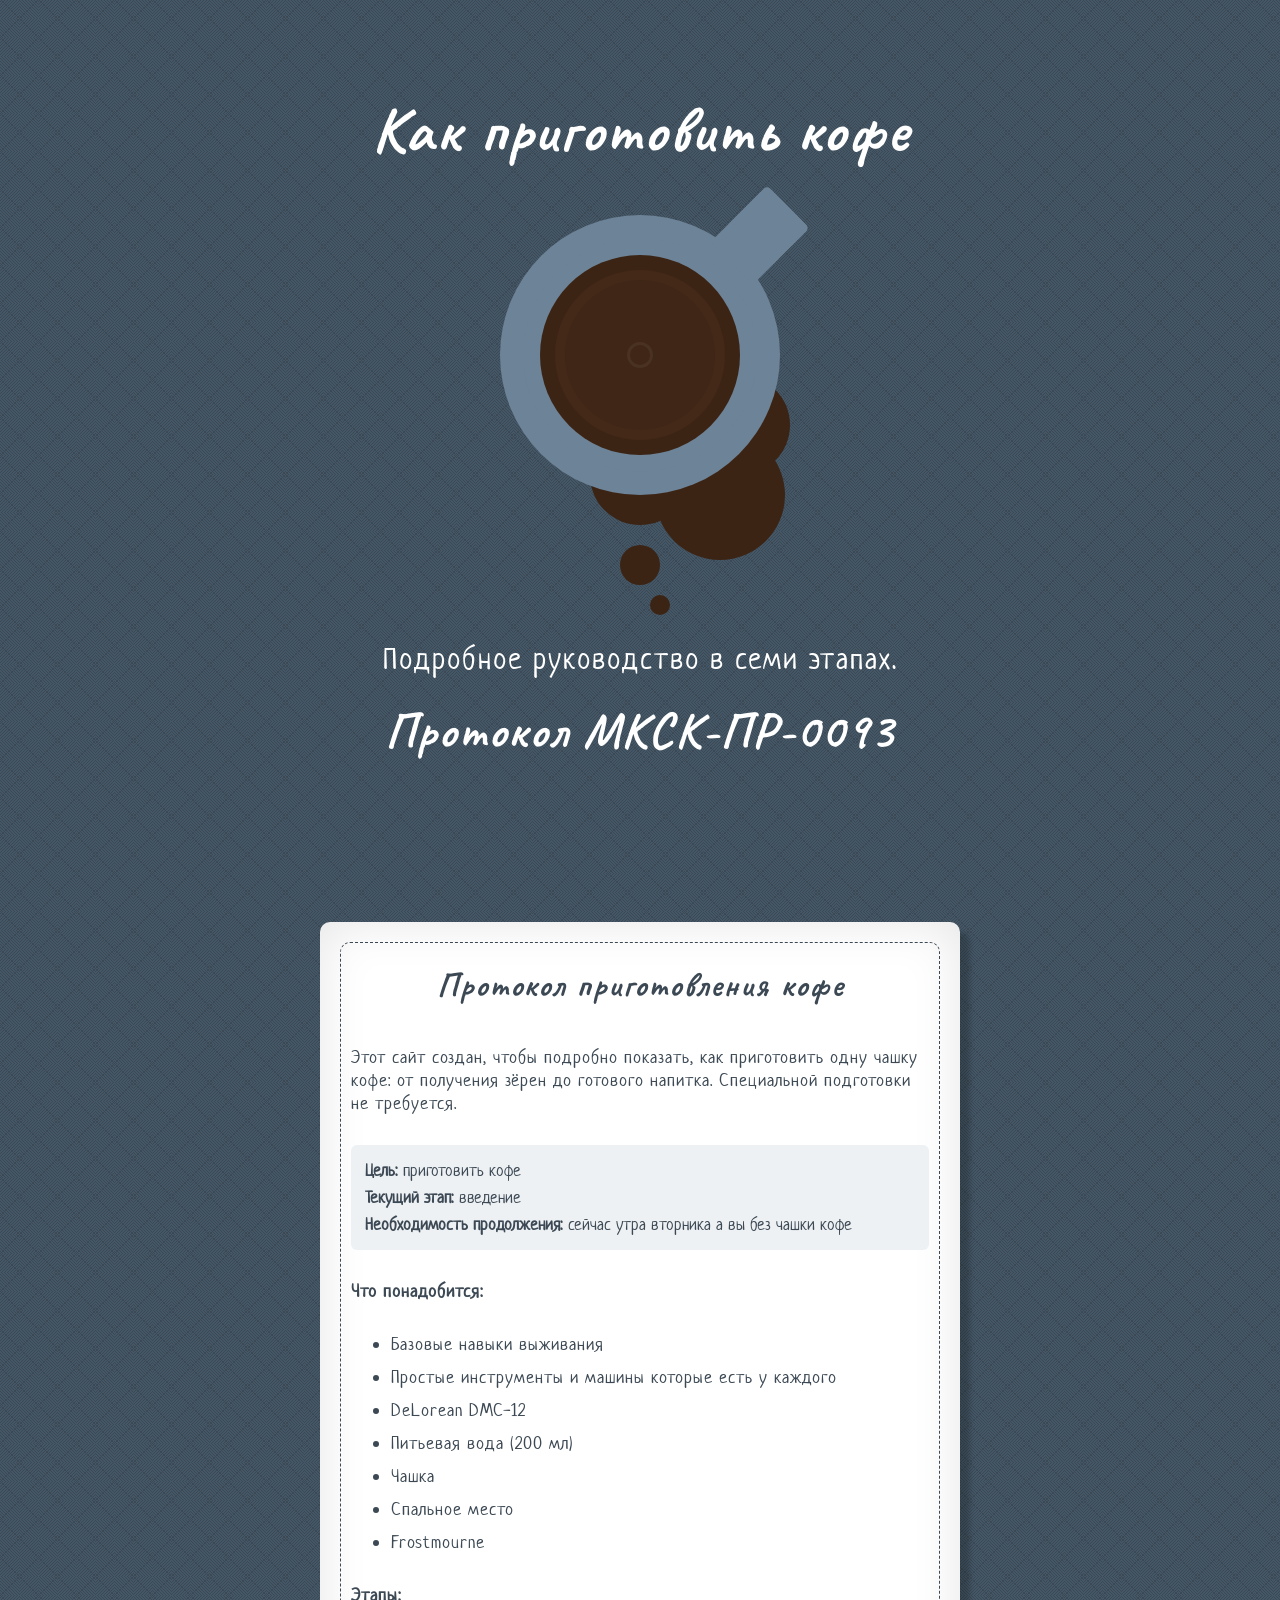
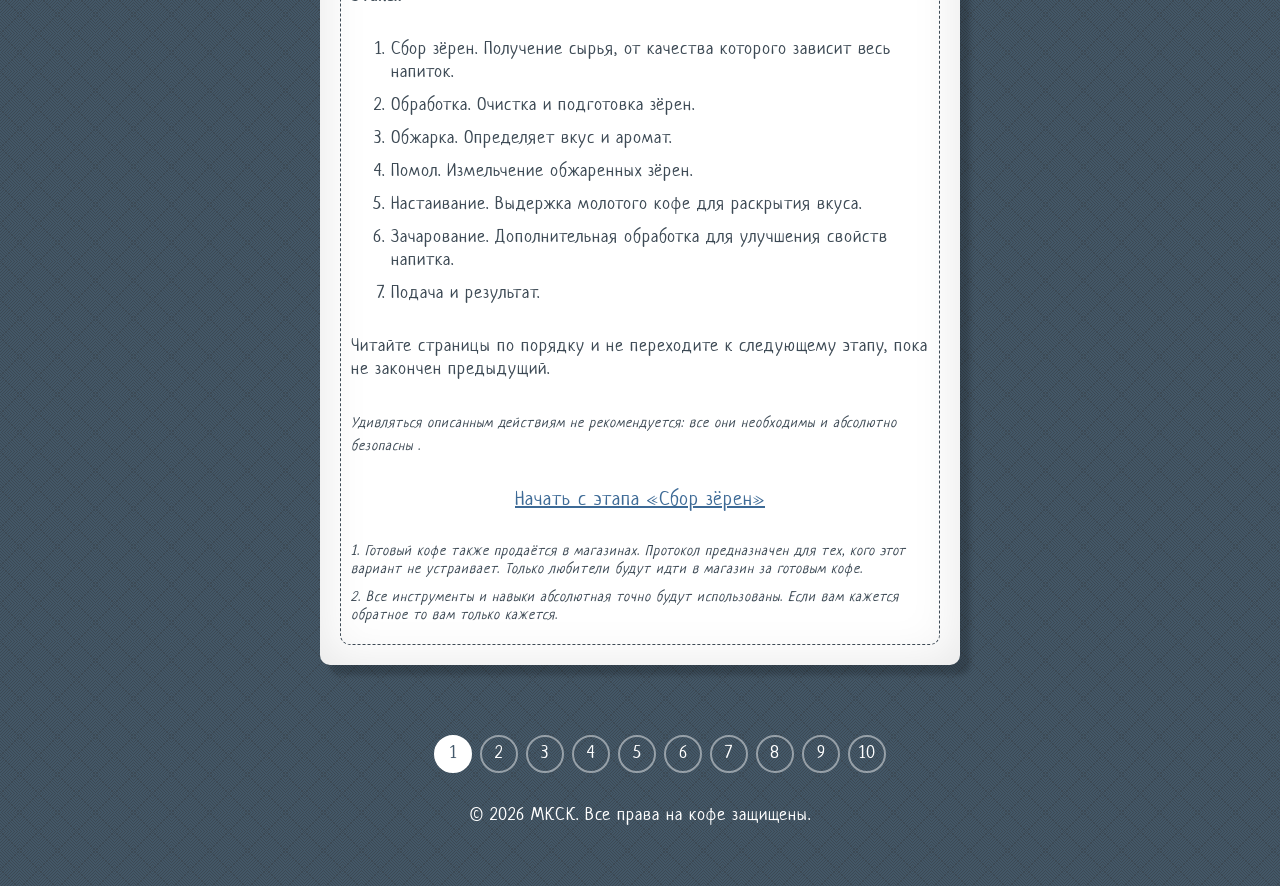
<file: index.html>
<!doctype html>
<html lang="ru">

<head>
	<meta charset="utf-8" />
	<meta name="viewport" content="width=device-width, initial-scale=1" />

	<title>Протокол приготовления кофе</title>

	<link rel="icon" href="data:image/svg+xml,%3Csvg xmlns='http://www.w3.org/2000/svg' viewBox='0 0 100 100'%3E%3Ctext y='.9em' font-size='90'%3E%E2%98%95%3C/text%3E%3C/svg%3E" />
	<link href="styles.css" rel="stylesheet" type="text/css" />
	<link href="page1.css" rel="stylesheet" type="text/css" />

	
	<link href="https://fonts.googleapis.com/css2?family=Caveat:wght@700&family=Neucha&display=swap" rel="stylesheet">
</head>

<body class="page-1">

	<div class="snowflakes" aria-hidden="true">
		<div class="snowflake">❄</div>
		<div class="snowflake">❄</div>
		<div class="snowflake">❄</div>
		<div class="snowflake">❄</div>
		<div class="snowflake">❄</div>
		<div class="snowflake">❄</div>
	</div>

	<div id="container">

		<section id="welcome">

			<h1 class="center">Как приготовить кофе</h1>

			<div class="coffee-mug" role="img" aria-label="Чашка кофе, вид сверху"></div>

			<h2 class="center">Подробное руководство в семи этапах.</h2>

			<h3 class="center">Протокол МКСК-ПР-0093</h3>

		</section>

		<section id="recipe">

			<div class="paper">

				<div class="paperborder">

					<h3 class="center">Протокол приготовления кофе</h3>

					<p>Этот сайт создан, чтобы подробно показать, как приготовить одну чашку кофе: от получения зёрен до готового напитка. Специальной подготовки не требуется.</p>

					<dl class="status">
						<div><dt>Цель:</dt><dd>приготовить кофе</dd></div>
						<div><dt>Текущий этап:</dt><dd>введение</dd></div>
						<div><dt>Необходимость продолжения:</dt><dd>сейчас утра вторника а вы без чашки кофе</dd></div>
					</dl>

					<p><strong>Что понадобится:</strong></p>

					<ul>
						<li>Базовые навыки выживания</li>
						<li>Простые инструменты и машины которые есть у каждого</li>
						<li>DeLorean DMC-12</li>
						<li>Питьевая вода (200 мл)</li>
						<li>Чашка</li>
						<li>Спальное место</li>
						<li>Frostmourne</li>
					</ul>

					<p><strong>Этапы:</strong></p>

					<ol>
						<li>Сбор зёрен. Получение сырья, от качества которого зависит весь напиток.</li>
						<li>Обработка. Очистка и подготовка зёрен.</li>
						<li>Обжарка. Определяет вкус и аромат.</li>
						<li>Помол. Измельчение обжаренных зёрен.</li>
						<li>Настаивание. Выдержка молотого кофе для раскрытия вкуса.</li>
						<li>Зачарование. Дополнительная обработка для улучшения свойств напитка.</li>
						<li>Подача и результат.</li>
					</ol>

					<p>Читайте страницы по порядку и не переходите к следующему этапу, пока не закончен предыдущий.</p>

					<p><em>Удивляться описанным действиям не рекомендуется: все они необходимы и абсолютно безопасны .</em></p>

					<p class="next"><a href="page2.html">Начать с этапа «Сбор зёрен»</a></p>

					<p class="note" id="note-1"><em>1. Готовый кофе также продаётся в магазинах. Протокол предназначен для тех, кого этот вариант не устраивает. Только любители будут идти в магазин за готовым кофе.</em></p>

					<p class="note" id="note-2"><em>2. Все инструменты и навыки абсолютная точно будут использованы. Если вам кажется обратное то вам только кажется.</em></p>

				</div>

			</div>

		</section>

		<nav id="pages" aria-label="Страницы сайта">
			<ol>
				<li><a href="index.html" aria-current="page">1</a></li>
				<li><a href="page2.html">2</a></li>
				<li><a href="page3.html">3</a></li>
				<li><a href="page4.html">4</a></li>
				<li><a href="page5.html">5</a></li>
				<li><a href="page6.html">6</a></li>
				<li><a href="page7.html">7</a></li>
				<li><a href="page8.html">8</a></li>
				<li><a href="page9.html">9</a></li>
				<li><a href="page10.html">10</a></li>
			</ol>
		</nav>

		<section id="goodbye">

			<p class="center">&copy; 2026 МКСК. Все права на кофе защищены.</p>

		</section>

	</div>

</body>

</html>
</file>
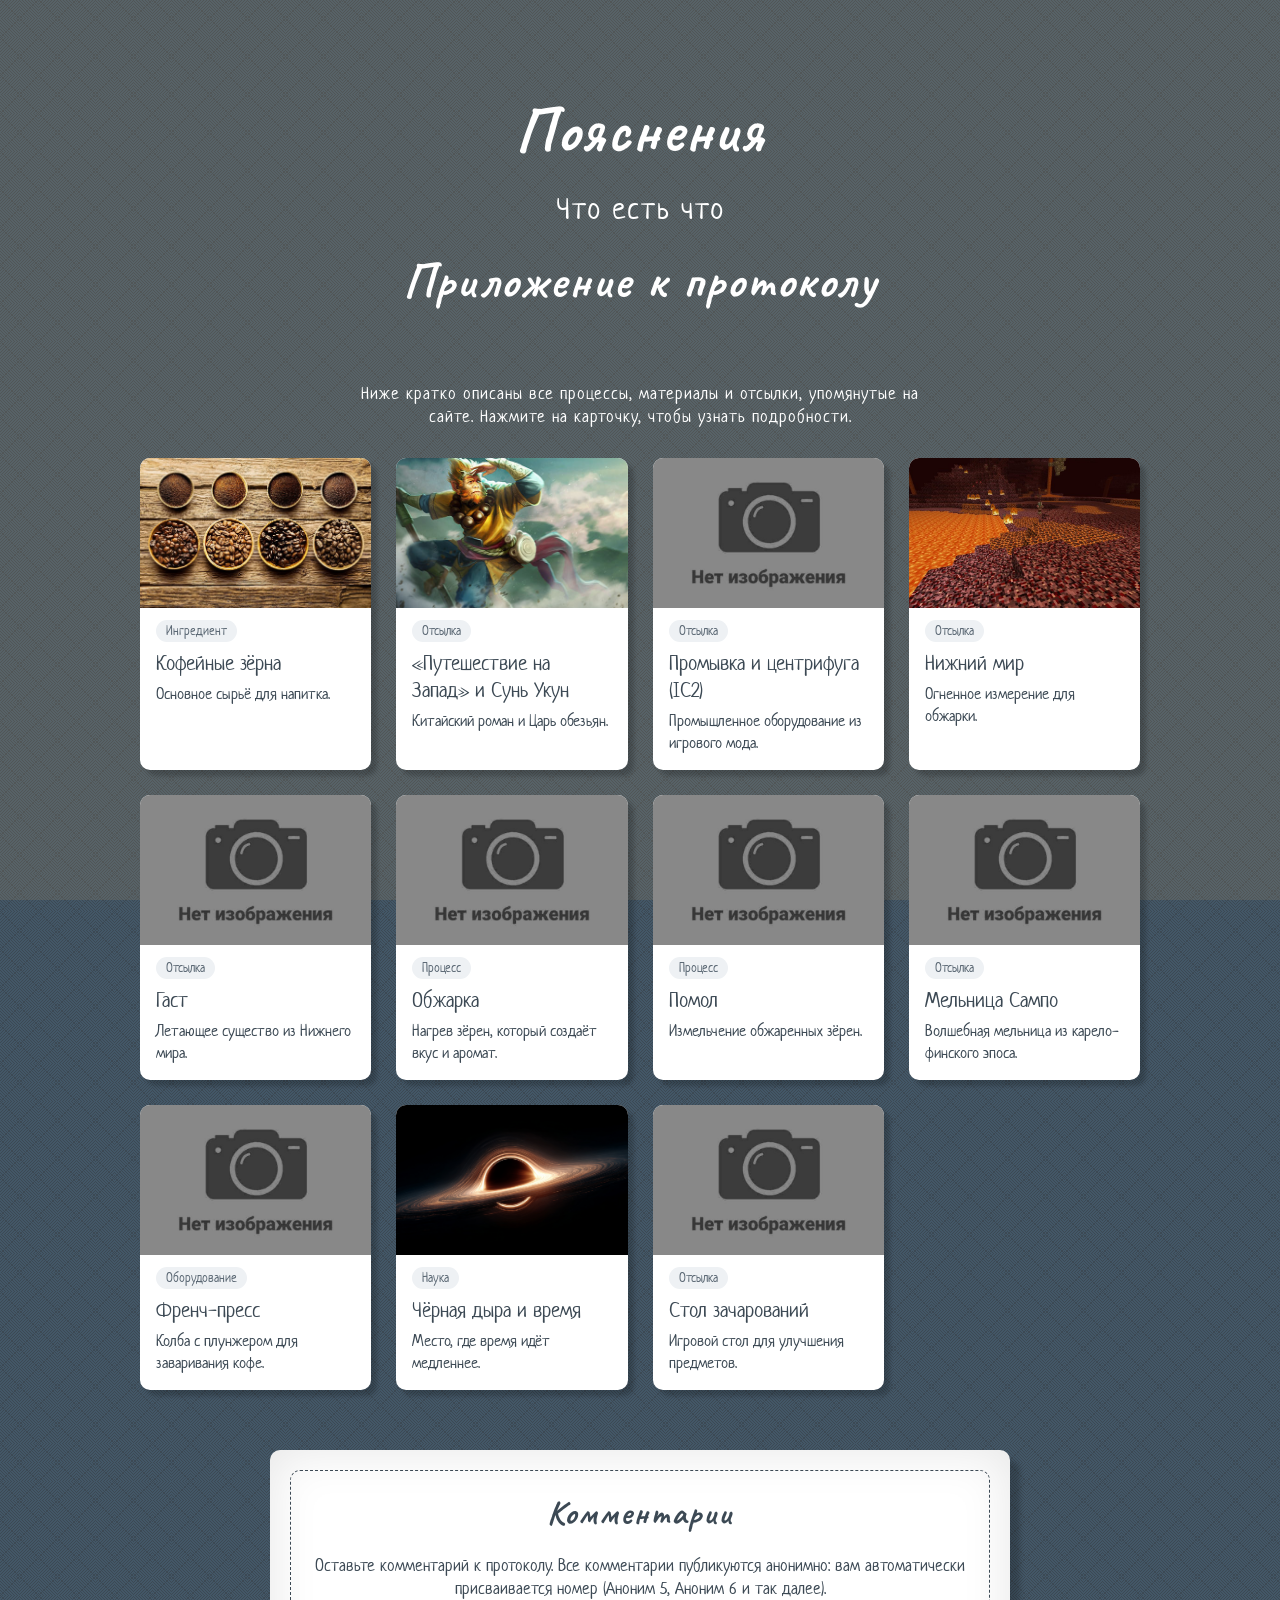
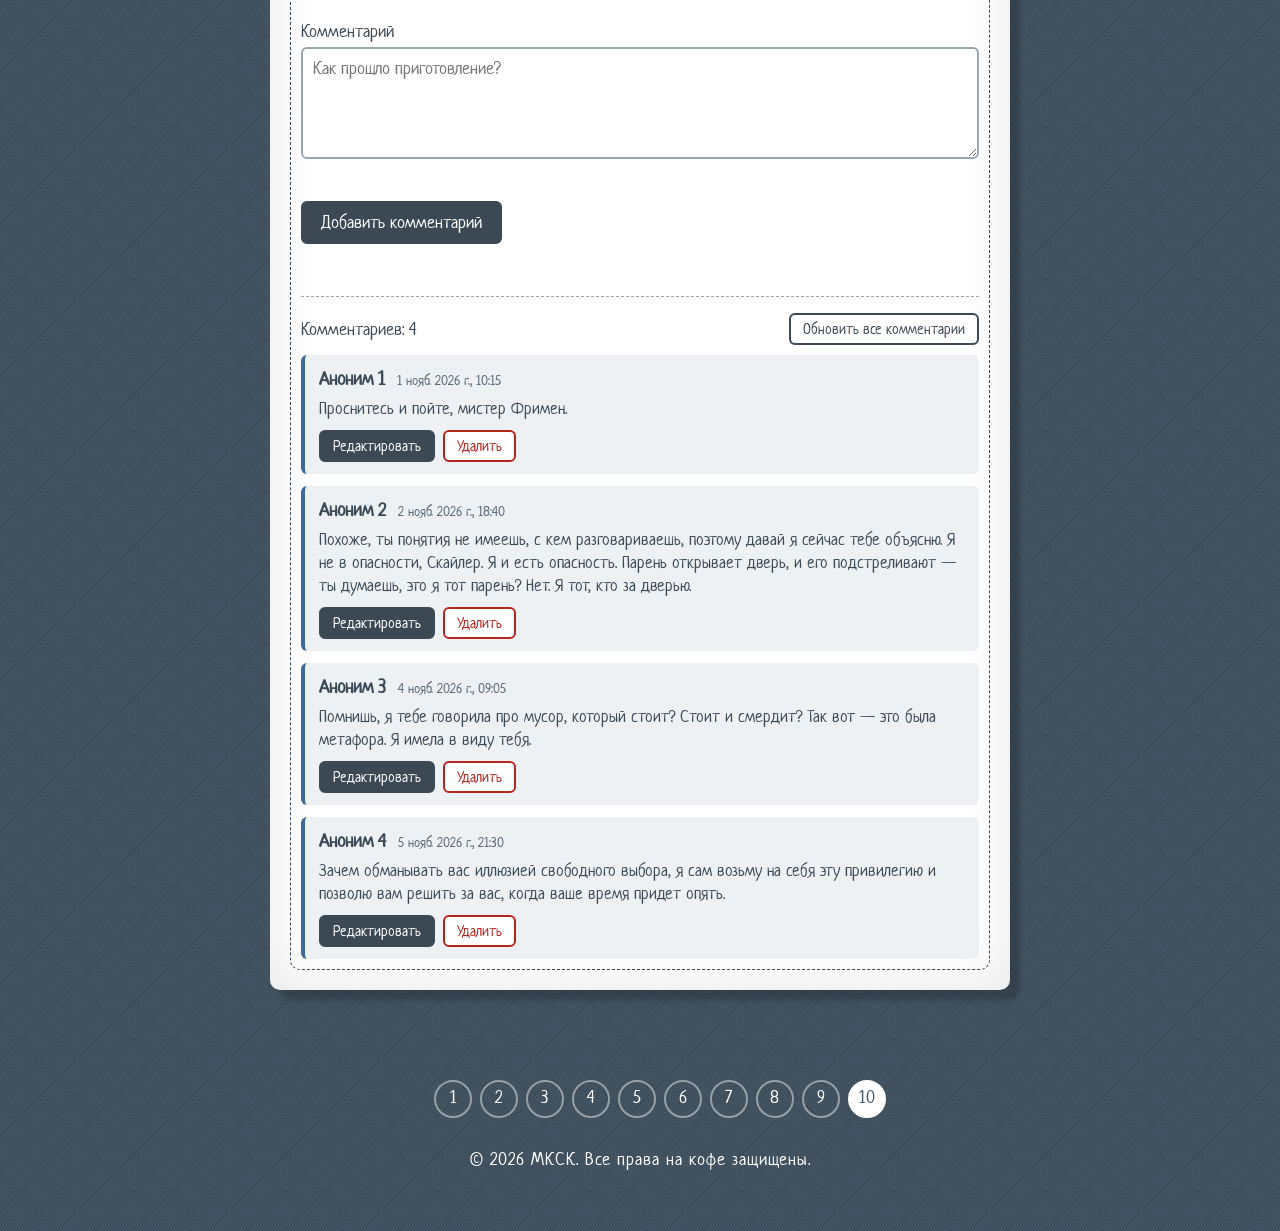
<file: page10.html>
<!doctype html>
<html lang="ru">

<head>
	<meta charset="utf-8" />
	<meta name="viewport" content="width=device-width, initial-scale=1" />

	<title>Пояснения</title>

	<link rel="icon" href="data:image/svg+xml,%3Csvg xmlns='http://www.w3.org/2000/svg' viewBox='0 0 100 100'%3E%3Ctext y='.9em' font-size='90'%3E%E2%98%95%3C/text%3E%3C/svg%3E" />
	<link href="styles.css" rel="stylesheet" type="text/css" />
	<link href="page10.css" rel="stylesheet" type="text/css" />
	<link href="https://fonts.googleapis.com/css2?family=Caveat:wght@700&family=Neucha&display=swap" rel="stylesheet">
</head>

<body class="page-10">

	<div class="snowflakes" aria-hidden="true">
		<div class="snowflake">❄</div>
		<div class="snowflake">❄</div>
		<div class="snowflake">❄</div>
		<div class="snowflake">❄</div>
		<div class="snowflake">❄</div>
		<div class="snowflake">❄</div>
	</div>

	<div id="container">

		<section id="welcome" class="short">

			<h1 class="center">Пояснения</h1>

			<h2 class="center">Что есть что</h2>

			<h3 class="center">Приложение к протоколу</h3>

		</section>

		<main class="container">

			<p class="intro center">Ниже кратко описаны все процессы, материалы и отсылки, упомянутые на сайте. Нажмите на карточку, чтобы узнать подробности.</p>

			<section id="list-section">
				<div id="product-grid" class="grid"></div>
			</section>

			<section id="detail-section" class="modal hidden" role="dialog" aria-modal="true" aria-label="Подробная информация">
				<div class="modal-content">
					<button id="close-btn" class="close" type="button" aria-label="Закрыть">&times;</button>
					<div id="detail-card"></div>
				</div>
			</section>

			<section id="comments">

				<div class="paper">
					<div class="paperborder">

						<h3 class="center">Комментарии</h3>

						<p class="comments-lead">Оставьте комментарий к протоколу. Все комментарии публикуются анонимно: вам автоматически присваивается номер (Аноним 5, Аноним 6 и так далее).</p>

						<form id="commentForm" class="comment-form" novalidate>

							<input type="hidden" id="commentId">

							<div class="field">
								<label for="commentText">Комментарий</label>
								<textarea id="commentText" name="text" rows="4" maxlength="300" placeholder="Как прошло приготовление?" aria-describedby="commentError" required></textarea>
							</div>

							<p class="comment-error" id="commentError" aria-live="polite"></p>

							<div class="form-buttons">
								<button type="submit" class="btn" id="commentSubmit">Добавить комментарий</button>
								<button type="button" class="btn btn-light" id="commentCancel" hidden>Отмена</button>
							</div>

							<p class="comment-status" id="commentStatus" role="status"></p>

						</form>

						<div class="comments-bar">
							<span id="commentsCount" class="comments-count"></span>
							<button type="button" class="btn btn-light btn-small" id="commentsRefresh">Обновить все комментарии</button>
						</div>

						<div id="commentsContainer" class="comments-list"></div>

					</div>
				</div>

			</section>

		</main>

		<nav id="pages" aria-label="Страницы сайта">
			<ol>
				<li><a href="index.html">1</a></li>
				<li><a href="page2.html">2</a></li>
				<li><a href="page3.html">3</a></li>
				<li><a href="page4.html">4</a></li>
				<li><a href="page5.html">5</a></li>
				<li><a href="page6.html">6</a></li>
				<li><a href="page7.html">7</a></li>
				<li><a href="page8.html">8</a></li>
				<li><a href="page9.html">9</a></li>
				<li><a href="page10.html" aria-current="page">10</a></li>
			</ol>
		</nav>

		<section id="goodbye">

			<p class="center">&copy; 2026 МКСК. Все права на кофе защищены.</p>

		</section>

	</div>

	<script src="page10.js"></script>

</body>

</html>
</file>
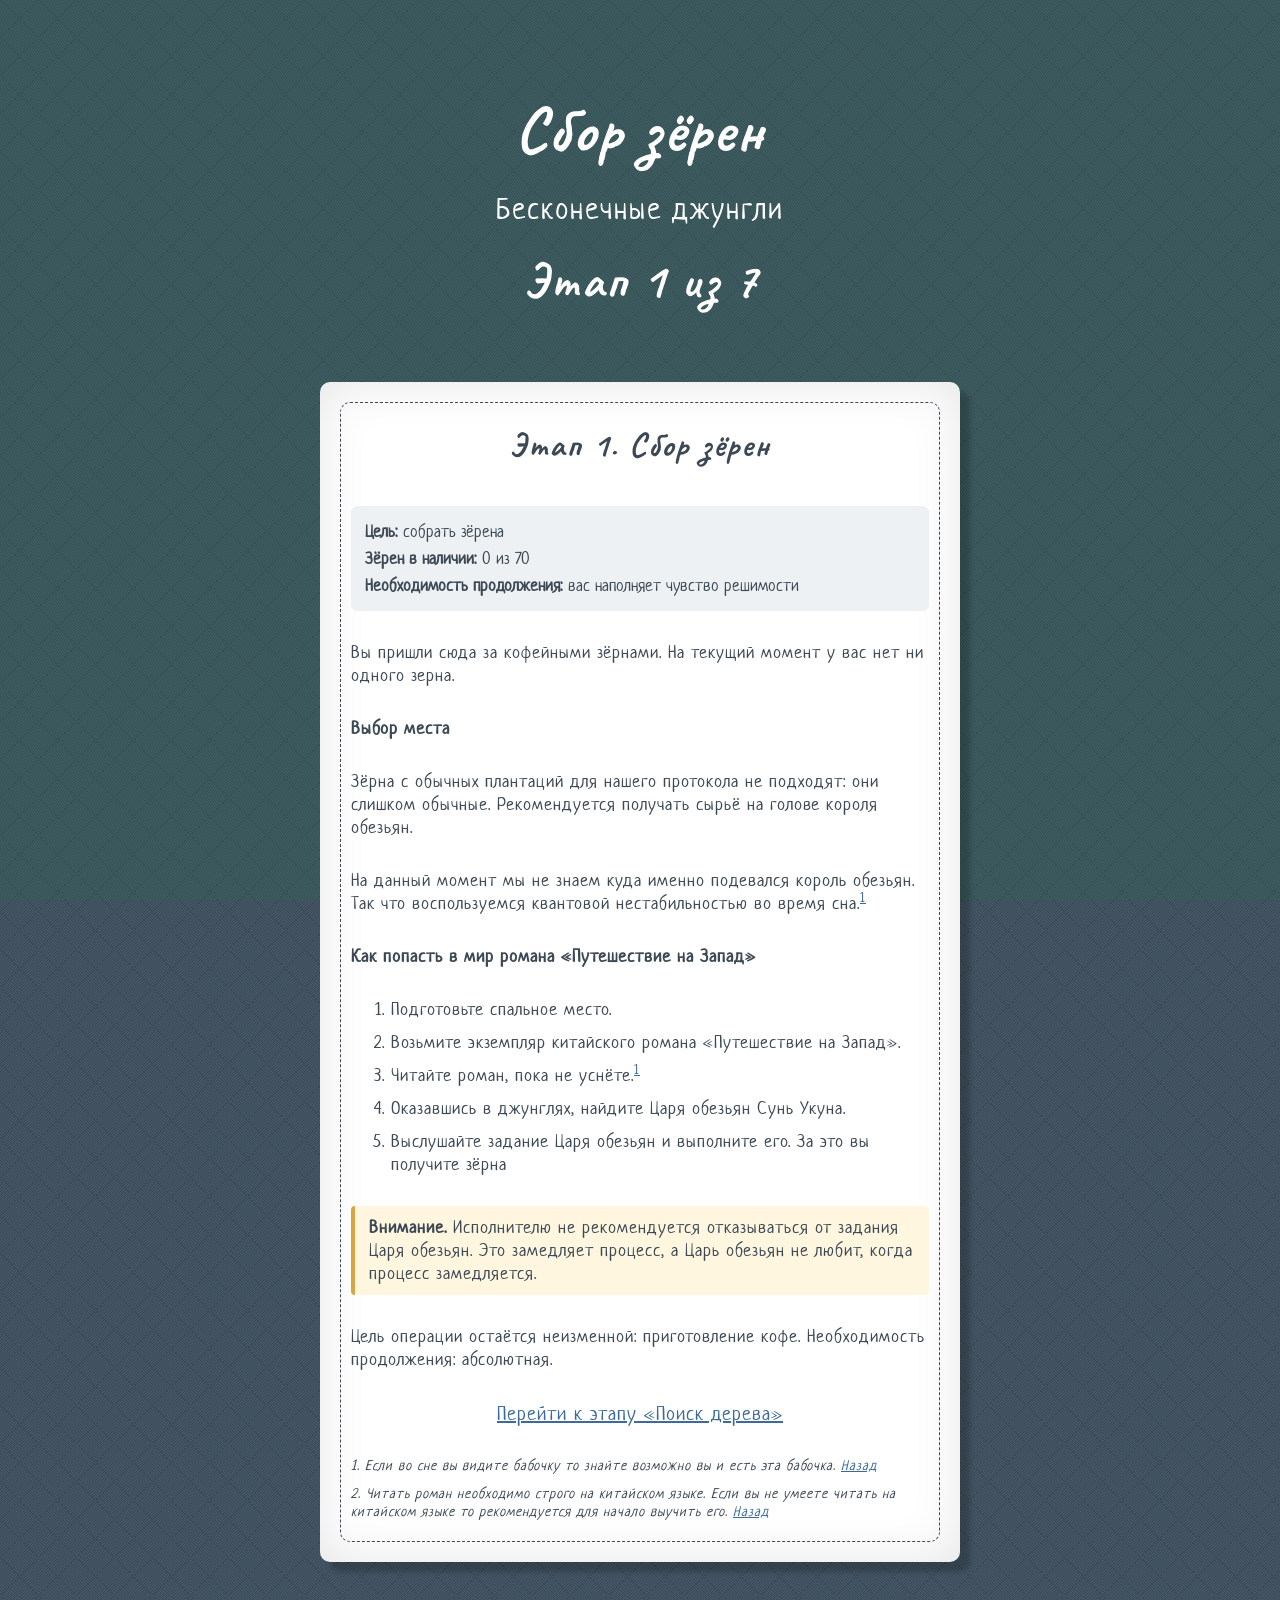
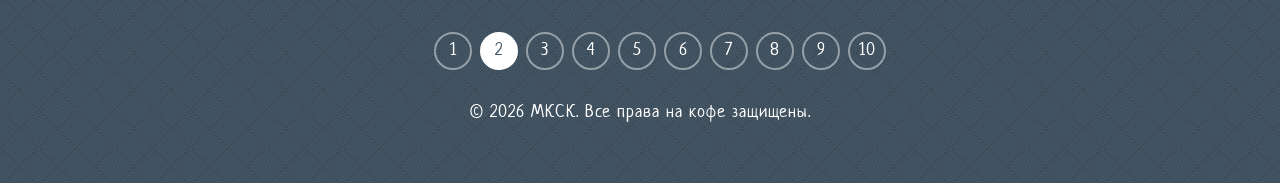
<file: page2.html>
<!doctype html>
<html lang="ru">

<head>
	<meta charset="utf-8" />
	<meta name="viewport" content="width=device-width, initial-scale=1" />

	<title>Этап 1. Сбор зёрен</title>

	<link rel="icon" href="data:image/svg+xml,%3Csvg xmlns='http://www.w3.org/2000/svg' viewBox='0 0 100 100'%3E%3Ctext y='.9em' font-size='90'%3E%E2%98%95%3C/text%3E%3C/svg%3E" />
	<link href="styles.css" rel="stylesheet" type="text/css" />
	<link href="page2.css" rel="stylesheet" type="text/css" />
	<link href="https://fonts.googleapis.com/css2?family=Caveat:wght@700&family=Neucha&display=swap" rel="stylesheet">
</head>

<body class="page-2">

	<div class="snowflakes" aria-hidden="true">
		<div class="snowflake">❄</div>
		<div class="snowflake">❄</div>
		<div class="snowflake">❄</div>
		<div class="snowflake">❄</div>
		<div class="snowflake">❄</div>
		<div class="snowflake">❄</div>
	</div>

	<div id="container">

		<section id="welcome" class="short">

			<h1 class="center">Сбор зёрен</h1>

			<h2 class="center">Бесконечные джунгли</h2>

			<h3 class="center">Этап 1 из 7</h3>

		</section>

		<section id="recipe">

			<div class="paper">

				<div class="paperborder">

					<h3 class="center">Этап 1. Сбор зёрен</h3>

					<dl class="status">
						<div><dt>Цель:</dt><dd>собрать зёрена</dd></div>
						<div><dt>Зёрен в наличии:</dt><dd>0 из 70</dd></div>
						<div><dt>Необходимость продолжения:</dt><dd>вас наполняет чувство решимости</dd></div>
					</dl>

					<p>Вы пришли сюда за кофейными зёрнами. На текущий момент у вас нет ни одного зерна.</p>

					<p><strong>Выбор места</strong></p>

					<p>Зёрна с обычных плантаций для нашего протокола не подходят: они слишком обычные. Рекомендуется получать сырьё на голове короля обезьян.</p>

					<p>На данный момент мы не знаем куда именно подевался король обезьян. Так что воспользуемся квантовой нестабильностью во время сна.<sup><a href="#note-1" id="ref-1">1</a></sup></p>

					<p><strong>Как попасть в мир романа «Путешествие на Запад»</strong></p>

					<ol>
						<li>Подготовьте спальное место.</li>
						<li>Возьмите экземпляр китайского романа «Путешествие на Запад».</li>
						<li>Читайте роман, пока не уснёте.<sup><a href="#note-2" id="ref-2">1</a></sup></li>
						<li>Оказавшись в джунглях, найдите Царя обезьян Сунь Укуна.</li>
						<li>Выслушайте задание Царя обезьян и выполните его. За это вы получите зёрна</li>
					</ol>

					<p class="warning"><strong>Внимание.</strong> Исполнителю не рекомендуется отказываться от задания Царя обезьян. Это замедляет процесс, а Царь обезьян не любит, когда процесс замедляется.</p>

					<p>Цель операции остаётся неизменной: приготовление кофе. Необходимость продолжения: абсолютная.</p>

					<p class="next"><a href="page3.html">Перейти к этапу «Поиск дерева»</a></p>

					<p class="note" id="note-1"><em>1. Если во сне вы видите бабочку то знайте возможно вы и есть эта бабочка. <a href="#ref-1">Назад</a></em></p>
					<p class="note" id="note-2"><em>2. Читать роман необходимо строго на китайском языке. Если вы не умеете читать на китайском языке то рекомендуется для начало выучить его. <a href="#ref-2">Назад</a></em></p>
					
				</div>

			</div>

		</section>

		<nav id="pages" aria-label="Страницы сайта">
			<ol>
				<li><a href="index.html">1</a></li>
				<li><a href="page2.html" aria-current="page">2</a></li>
				<li><a href="page3.html">3</a></li>
				<li><a href="page4.html">4</a></li>
				<li><a href="page5.html">5</a></li>
				<li><a href="page6.html">6</a></li>
				<li><a href="page7.html">7</a></li>
				<li><a href="page8.html">8</a></li>
				<li><a href="page9.html">9</a></li>
				<li><a href="page10.html">10</a></li>
			</ol>
		</nav>

		<section id="goodbye">

			<p class="center">&copy; 2026 МКСК. Все права на кофе защищены.</p>

		</section>

	</div>

</body>

</html>
</file>
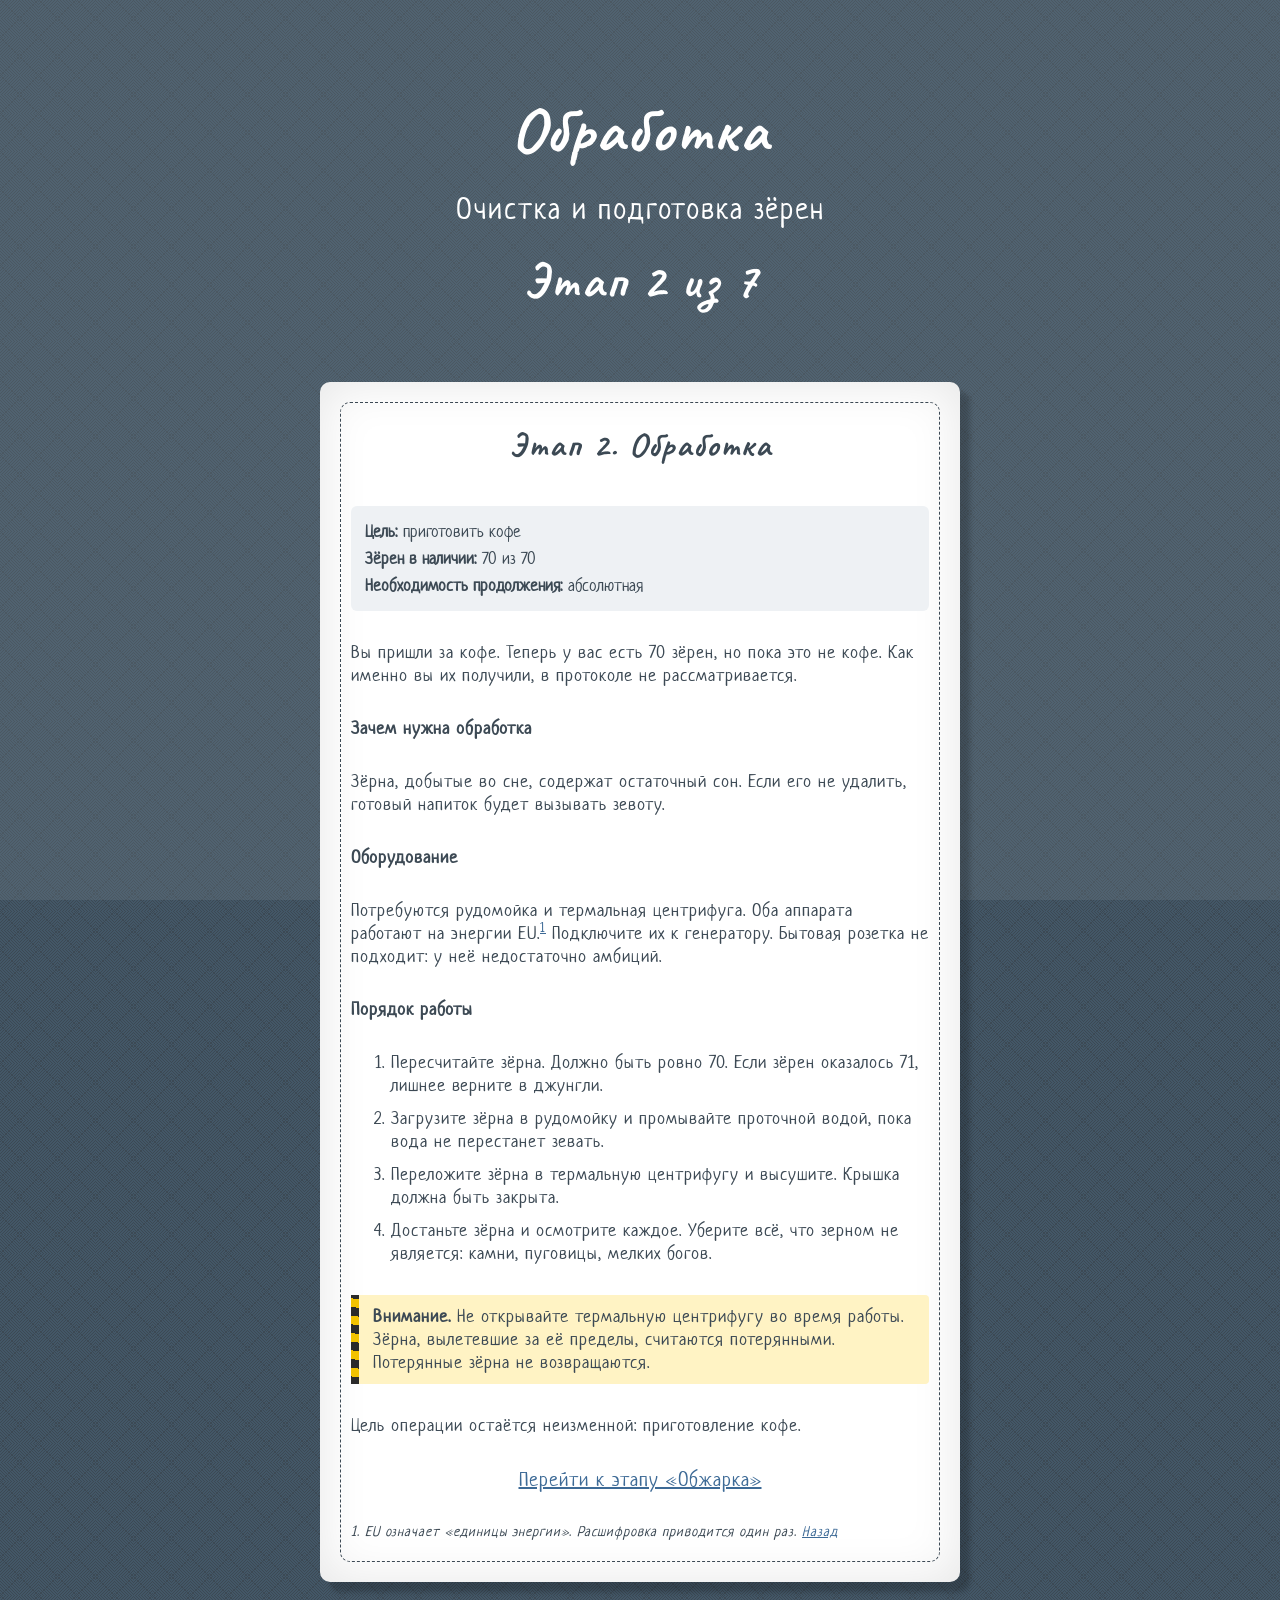
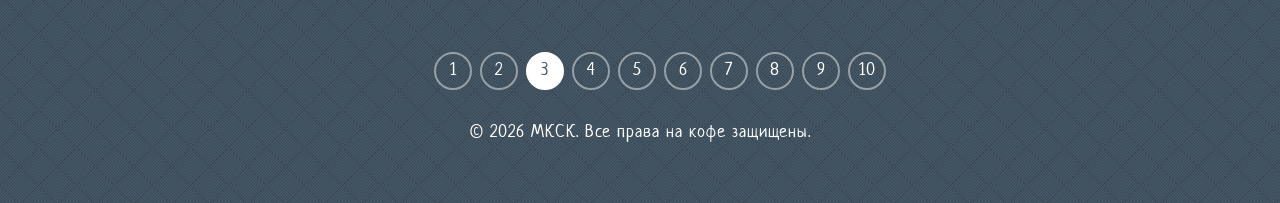
<file: page3.html>
<!doctype html>
<html lang="ru">

<head>
	<meta charset="utf-8" />
	<meta name="viewport" content="width=device-width, initial-scale=1" />

	<title>Этап 2. Обработка</title>

	<link rel="icon" href="data:image/svg+xml,%3Csvg xmlns='http://www.w3.org/2000/svg' viewBox='0 0 100 100'%3E%3Ctext y='.9em' font-size='90'%3E%E2%98%95%3C/text%3E%3C/svg%3E" />
	<link href="styles.css" rel="stylesheet" type="text/css" />
	<link href="page3.css" rel="stylesheet" type="text/css" />
	<link href="https://fonts.googleapis.com/css2?family=Caveat:wght@700&family=Neucha&display=swap" rel="stylesheet">
</head>

<body class="page-3">

	<div class="snowflakes" aria-hidden="true">
		<div class="snowflake">❄</div>
		<div class="snowflake">❄</div>
		<div class="snowflake">❄</div>
		<div class="snowflake">❄</div>
		<div class="snowflake">❄</div>
		<div class="snowflake">❄</div>
	</div>

	<div id="container">

		<section id="welcome" class="short">

			<h1 class="center">Обработка</h1>

			<h2 class="center">Очистка и подготовка зёрен</h2>

			<h3 class="center">Этап 2 из 7</h3>

		</section>

		<section id="recipe">

			<div class="paper">

				<div class="paperborder">

					<h3 class="center">Этап 2. Обработка</h3>

					<dl class="status">
						<div><dt>Цель:</dt><dd>приготовить кофе</dd></div>
						<div><dt>Зёрен в наличии:</dt><dd>70 из 70</dd></div>
						<div><dt>Необходимость продолжения:</dt><dd>абсолютная</dd></div>
					</dl>

					<p>Вы пришли за кофе. Теперь у вас есть 70 зёрен, но пока это не кофе. Как именно вы их получили, в протоколе не рассматривается.</p>

					<p><strong>Зачем нужна обработка</strong></p>

					<p>Зёрна, добытые во сне, содержат остаточный сон. Если его не удалить, готовый напиток будет вызывать зевоту.</p>

					<p><strong>Оборудование</strong></p>

					<p>Потребуются рудомойка и термальная центрифуга. Оба аппарата работают на энергии EU.<sup><a href="#note-1" id="ref-1">1</a></sup> Подключите их к генератору. Бытовая розетка не подходит: у неё недостаточно амбиций.</p>

					<p><strong>Порядок работы</strong></p>

					<ol>
						<li>Пересчитайте зёрна. Должно быть ровно 70. Если зёрен оказалось 71, лишнее верните в джунгли.</li>
						<li>Загрузите зёрна в рудомойку и промывайте проточной водой, пока вода не перестанет зевать.</li>
						<li>Переложите зёрна в термальную центрифугу и высушите. Крышка должна быть закрыта.</li>
						<li>Достаньте зёрна и осмотрите каждое. Уберите всё, что зерном не является: камни, пуговицы, мелких богов.</li>
					</ol>

					<p class="warning"><strong>Внимание.</strong> Не открывайте термальную центрифугу во время работы. Зёрна, вылетевшие за её пределы, считаются потерянными. Потерянные зёрна не возвращаются.</p>

					<p>Цель операции остаётся неизменной: приготовление кофе.</p>

					<p class="next"><a href="page4.html">Перейти к этапу «Обжарка»</a></p>

					<p class="note" id="note-1"><em>1. EU означает «единицы энергии». Расшифровка приводится один раз. <a href="#ref-1">Назад</a></em></p>

				</div>

			</div>

		</section>

		<nav id="pages" aria-label="Страницы сайта">
			<ol>
				<li><a href="index.html">1</a></li>
				<li><a href="page2.html">2</a></li>
				<li><a href="page3.html" aria-current="page">3</a></li>
				<li><a href="page4.html">4</a></li>
				<li><a href="page5.html">5</a></li>
				<li><a href="page6.html">6</a></li>
				<li><a href="page7.html">7</a></li>
				<li><a href="page8.html">8</a></li>
				<li><a href="page9.html">9</a></li>
				<li><a href="page10.html">10</a></li>
			</ol>
		</nav>

		<section id="goodbye">

			<p class="center">&copy; 2026 МКСК. Все права на кофе защищены.</p>

		</section>

	</div>

</body>

</html>
</file>
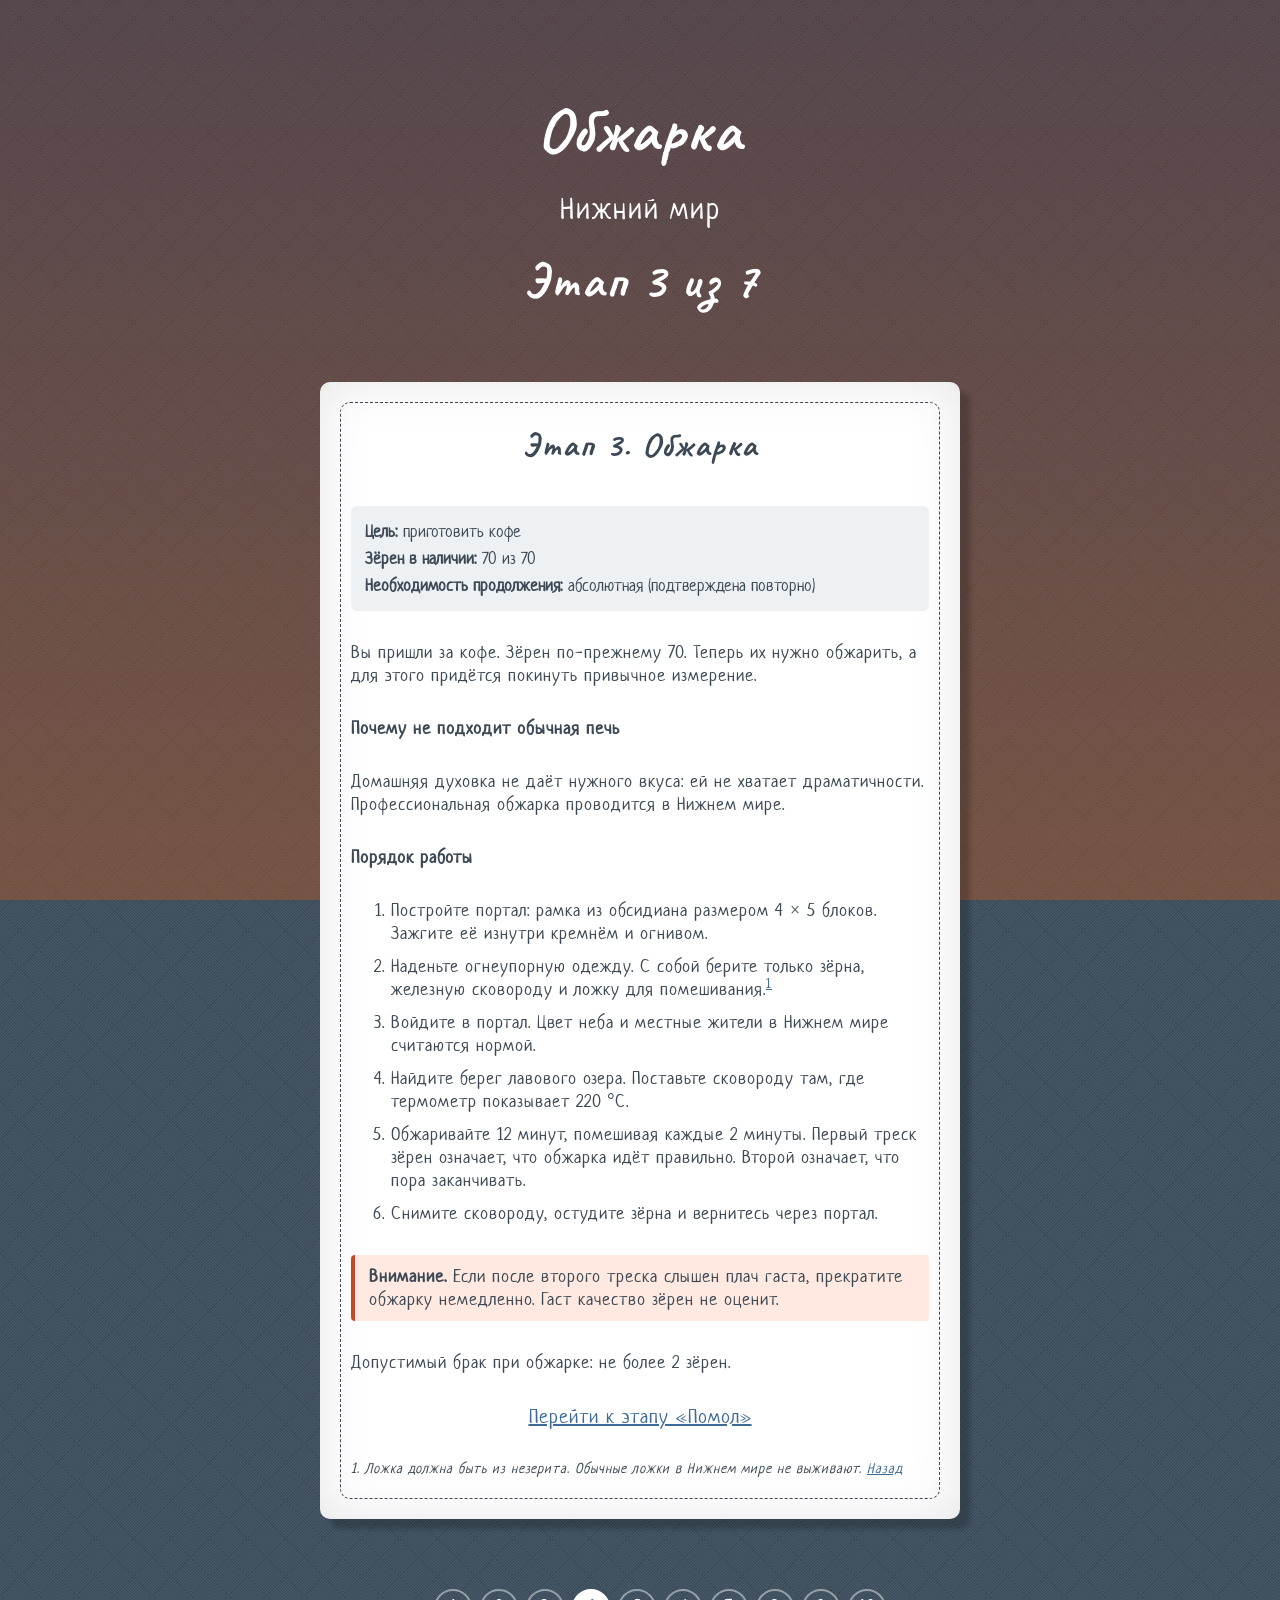
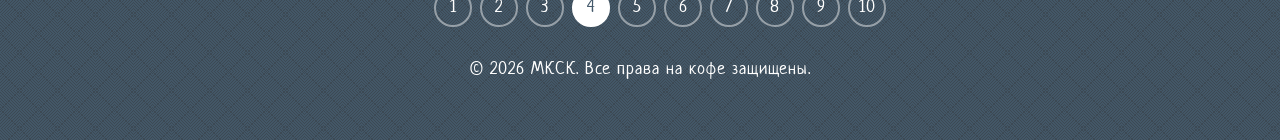
<file: page4.html>
<!doctype html>
<html lang="ru">

<head>
	<meta charset="utf-8" />
	<meta name="viewport" content="width=device-width, initial-scale=1" />

	<title>Этап 3. Обжарка</title>

	<link rel="icon" href="data:image/svg+xml,%3Csvg xmlns='http://www.w3.org/2000/svg' viewBox='0 0 100 100'%3E%3Ctext y='.9em' font-size='90'%3E%E2%98%95%3C/text%3E%3C/svg%3E" />
	<link href="styles.css" rel="stylesheet" type="text/css" />
	<link href="page4.css" rel="stylesheet" type="text/css" />
	<link href="https://fonts.googleapis.com/css2?family=Caveat:wght@700&family=Neucha&display=swap" rel="stylesheet">
</head>

<body class="page-4">

	<div class="snowflakes" aria-hidden="true">
		<div class="snowflake">❄</div>
		<div class="snowflake">❄</div>
		<div class="snowflake">❄</div>
		<div class="snowflake">❄</div>
		<div class="snowflake">❄</div>
		<div class="snowflake">❄</div>
	</div>

	<div id="container">

		<section id="welcome" class="short">

			<h1 class="center">Обжарка</h1>

			<h2 class="center">Нижний мир</h2>

			<h3 class="center">Этап 3 из 7</h3>

		</section>

		<section id="recipe">

			<div class="paper">

				<div class="paperborder">

					<h3 class="center">Этап 3. Обжарка</h3>

					<dl class="status">
						<div><dt>Цель:</dt><dd>приготовить кофе</dd></div>
						<div><dt>Зёрен в наличии:</dt><dd>70 из 70</dd></div>
						<div><dt>Необходимость продолжения:</dt><dd>абсолютная (подтверждена повторно)</dd></div>
					</dl>

					<p>Вы пришли за кофе. Зёрен по-прежнему 70. Теперь их нужно обжарить, а для этого придётся покинуть привычное измерение.</p>

					<p><strong>Почему не подходит обычная печь</strong></p>

					<p>Домашняя духовка не даёт нужного вкуса: ей не хватает драматичности. Профессиональная обжарка проводится в Нижнем мире.</p>

					<p><strong>Порядок работы</strong></p>

					<ol>
						<li>Постройте портал: рамка из обсидиана размером 4 × 5 блоков. Зажгите её изнутри кремнём и огнивом.</li>
						<li>Наденьте огнеупорную одежду. С собой берите только зёрна, железную сковороду и ложку для помешивания.<sup><a href="#note-1" id="ref-1">1</a></sup></li>
						<li>Войдите в портал. Цвет неба и местные жители в Нижнем мире считаются нормой.</li>
						<li>Найдите берег лавового озера. Поставьте сковороду там, где термометр показывает 220 °C.</li>
						<li>Обжаривайте 12 минут, помешивая каждые 2 минуты. Первый треск зёрен означает, что обжарка идёт правильно. Второй означает, что пора заканчивать.</li>
						<li>Снимите сковороду, остудите зёрна и вернитесь через портал.</li>
					</ol>

					<p class="warning"><strong>Внимание.</strong> Если после второго треска слышен плач гаста, прекратите обжарку немедленно. Гаст качество зёрен не оценит.</p>

					<p>Допустимый брак при обжарке: не более 2 зёрен.</p>

					<p class="next"><a href="page5.html">Перейти к этапу «Помол»</a></p>

					<p class="note" id="note-1"><em>1. Ложка должна быть из незерита. Обычные ложки в Нижнем мире не выживают. <a href="#ref-1">Назад</a></em></p>

				</div>

			</div>

		</section>

		<nav id="pages" aria-label="Страницы сайта">
			<ol>
				<li><a href="index.html">1</a></li>
				<li><a href="page2.html">2</a></li>
				<li><a href="page3.html">3</a></li>
				<li><a href="page4.html" aria-current="page">4</a></li>
				<li><a href="page5.html">5</a></li>
				<li><a href="page6.html">6</a></li>
				<li><a href="page7.html">7</a></li>
				<li><a href="page8.html">8</a></li>
				<li><a href="page9.html">9</a></li>
				<li><a href="page10.html">10</a></li>
			</ol>
		</nav>

		<section id="goodbye">

			<p class="center">&copy; 2026 МКСК. Все права на кофе защищены.</p>

		</section>

	</div>

</body>

</html>
</file>
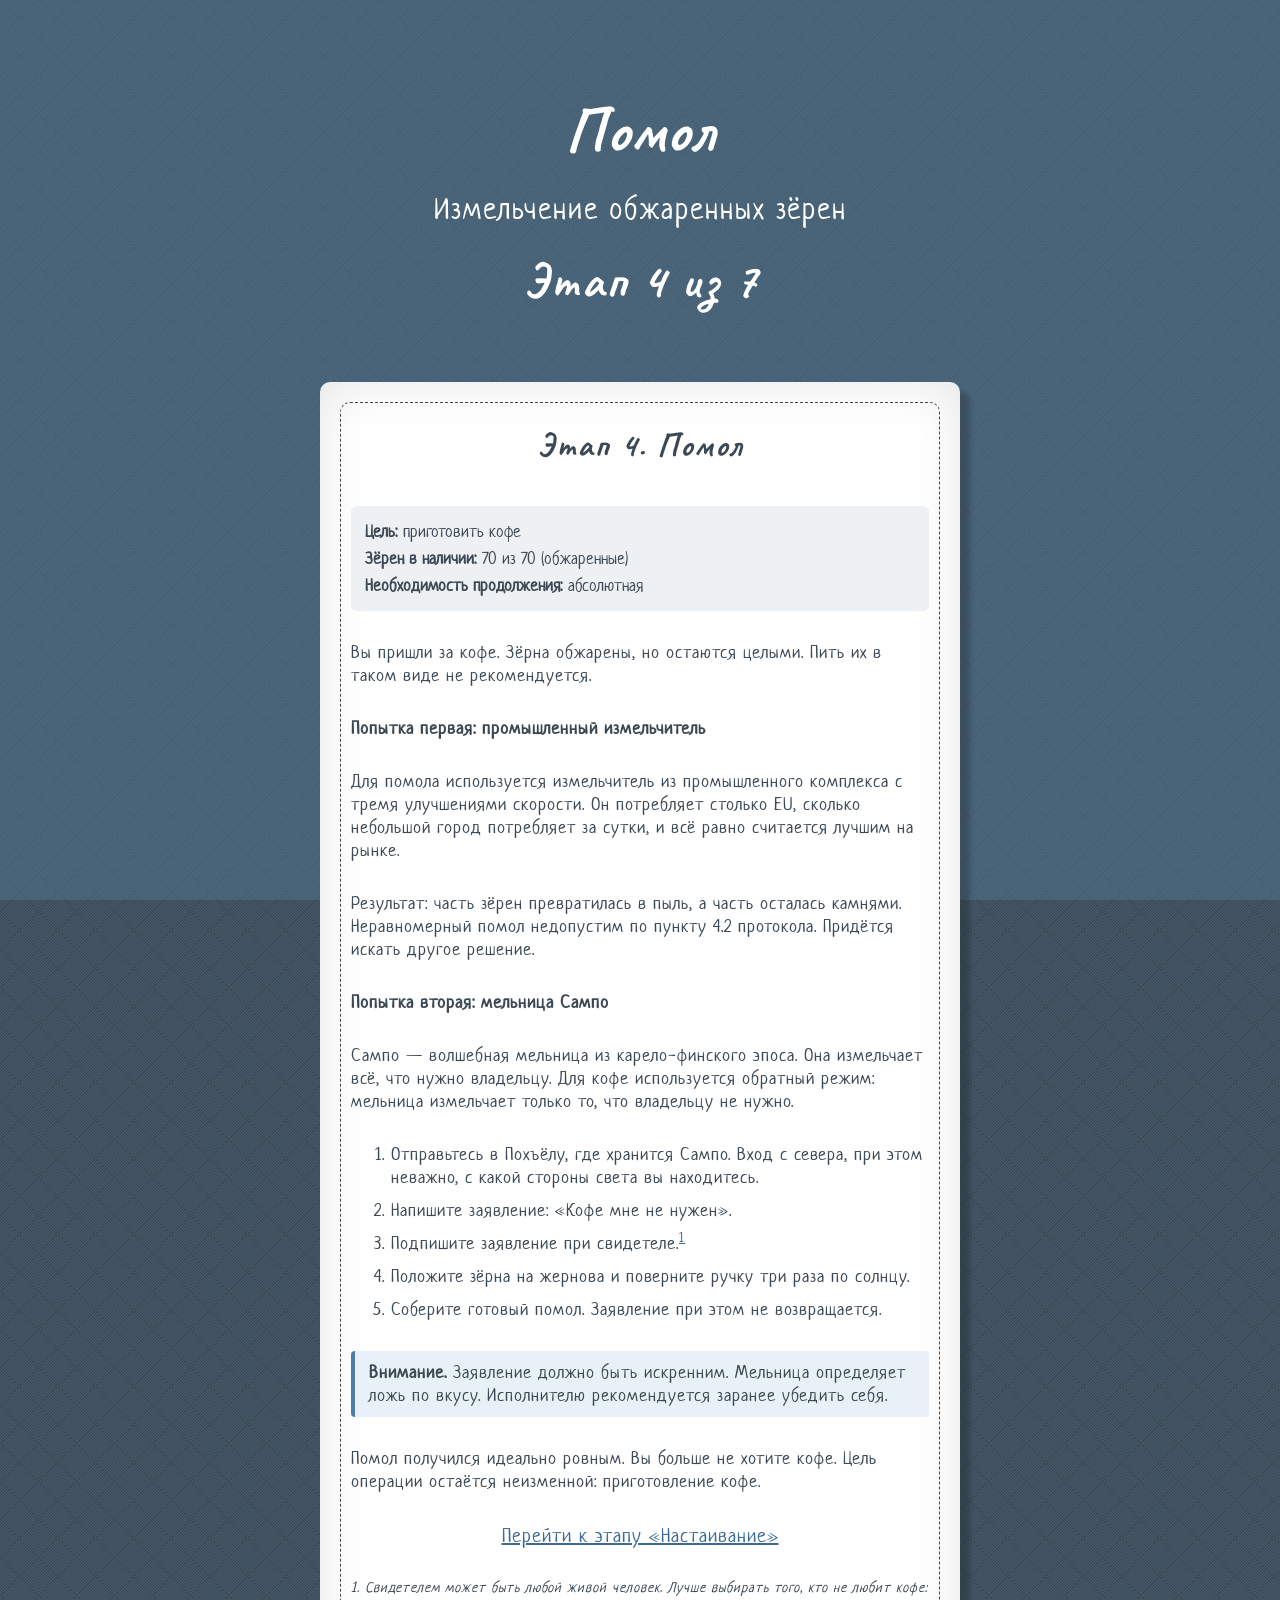
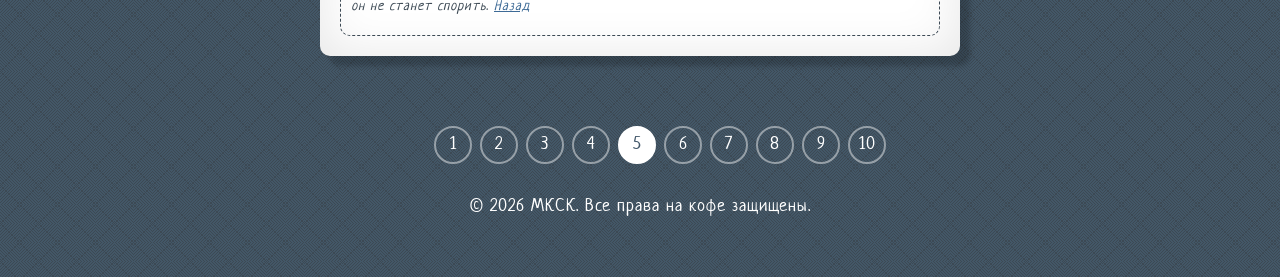
<file: page5.html>
<!doctype html>
<html lang="ru">

<head>
	<meta charset="utf-8" />
	<meta name="viewport" content="width=device-width, initial-scale=1" />

	<title>Этап 4. Помол</title>

	<link rel="icon" href="data:image/svg+xml,%3Csvg xmlns='http://www.w3.org/2000/svg' viewBox='0 0 100 100'%3E%3Ctext y='.9em' font-size='90'%3E%E2%98%95%3C/text%3E%3C/svg%3E" />
	<link href="styles.css" rel="stylesheet" type="text/css" />
	<link href="page5.css" rel="stylesheet" type="text/css" />
	<link href="https://fonts.googleapis.com/css2?family=Caveat:wght@700&family=Neucha&display=swap" rel="stylesheet">
</head>

<body class="page-5">

	<div class="snowflakes" aria-hidden="true">
		<div class="snowflake">❄</div>
		<div class="snowflake">❄</div>
		<div class="snowflake">❄</div>
		<div class="snowflake">❄</div>
		<div class="snowflake">❄</div>
		<div class="snowflake">❄</div>
	</div>

	<div id="container">

		<section id="welcome" class="short">

			<h1 class="center">Помол</h1>

			<h2 class="center">Измельчение обжаренных зёрен</h2>

			<h3 class="center">Этап 4 из 7</h3>

		</section>

		<section id="recipe">

			<div class="paper">

				<div class="paperborder">

					<h3 class="center">Этап 4. Помол</h3>

					<dl class="status">
						<div><dt>Цель:</dt><dd>приготовить кофе</dd></div>
						<div><dt>Зёрен в наличии:</dt><dd>70 из 70 (обжаренные)</dd></div>
						<div><dt>Необходимость продолжения:</dt><dd>абсолютная</dd></div>
					</dl>

					<p>Вы пришли за кофе. Зёрна обжарены, но остаются целыми. Пить их в таком виде не рекомендуется.</p>

					<p><strong>Попытка первая: промышленный измельчитель</strong></p>

					<p>Для помола используется измельчитель из промышленного комплекса с тремя улучшениями скорости. Он потребляет столько EU, сколько небольшой город потребляет за сутки, и всё равно считается лучшим на рынке.</p>

					<p>Результат: часть зёрен превратилась в пыль, а часть осталась камнями. Неравномерный помол недопустим по пункту 4.2 протокола. Придётся искать другое решение.</p>

					<p><strong>Попытка вторая: мельница Сампо</strong></p>

					<p>Сампо &mdash; волшебная мельница из карело-финского эпоса. Она измельчает всё, что нужно владельцу. Для кофе используется обратный режим: мельница измельчает только то, что владельцу не нужно.</p>

					<ol>
						<li>Отправьтесь в Похъёлу, где хранится Сампо. Вход с севера, при этом неважно, с какой стороны света вы находитесь.</li>
						<li>Напишите заявление: «Кофе мне не нужен».</li>
						<li>Подпишите заявление при свидетеле.<sup><a href="#note-1" id="ref-1">1</a></sup></li>
						<li>Положите зёрна на жернова и поверните ручку три раза по солнцу.</li>
						<li>Соберите готовый помол. Заявление при этом не возвращается.</li>
					</ol>

					<p class="warning"><strong>Внимание.</strong> Заявление должно быть искренним. Мельница определяет ложь по вкусу. Исполнителю рекомендуется заранее убедить себя.</p>

					<p>Помол получился идеально ровным. Вы больше не хотите кофе. Цель операции остаётся неизменной: приготовление кофе.</p>

					<p class="next"><a href="page6.html">Перейти к этапу «Настаивание»</a></p>

					<p class="note" id="note-1"><em>1. Свидетелем может быть любой живой человек. Лучше выбирать того, кто не любит кофе: он не станет спорить. <a href="#ref-1">Назад</a></em></p>

				</div>

			</div>

		</section>

		<nav id="pages" aria-label="Страницы сайта">
			<ol>
				<li><a href="index.html">1</a></li>
				<li><a href="page2.html">2</a></li>
				<li><a href="page3.html">3</a></li>
				<li><a href="page4.html">4</a></li>
				<li><a href="page5.html" aria-current="page">5</a></li>
				<li><a href="page6.html">6</a></li>
				<li><a href="page7.html">7</a></li>
				<li><a href="page8.html">8</a></li>
				<li><a href="page9.html">9</a></li>
				<li><a href="page10.html">10</a></li>
			</ol>
		</nav>

		<section id="goodbye">

			<p class="center">&copy; 2026 МКСК. Все права на кофе защищены.</p>

		</section>

	</div>

</body>

</html>
</file>
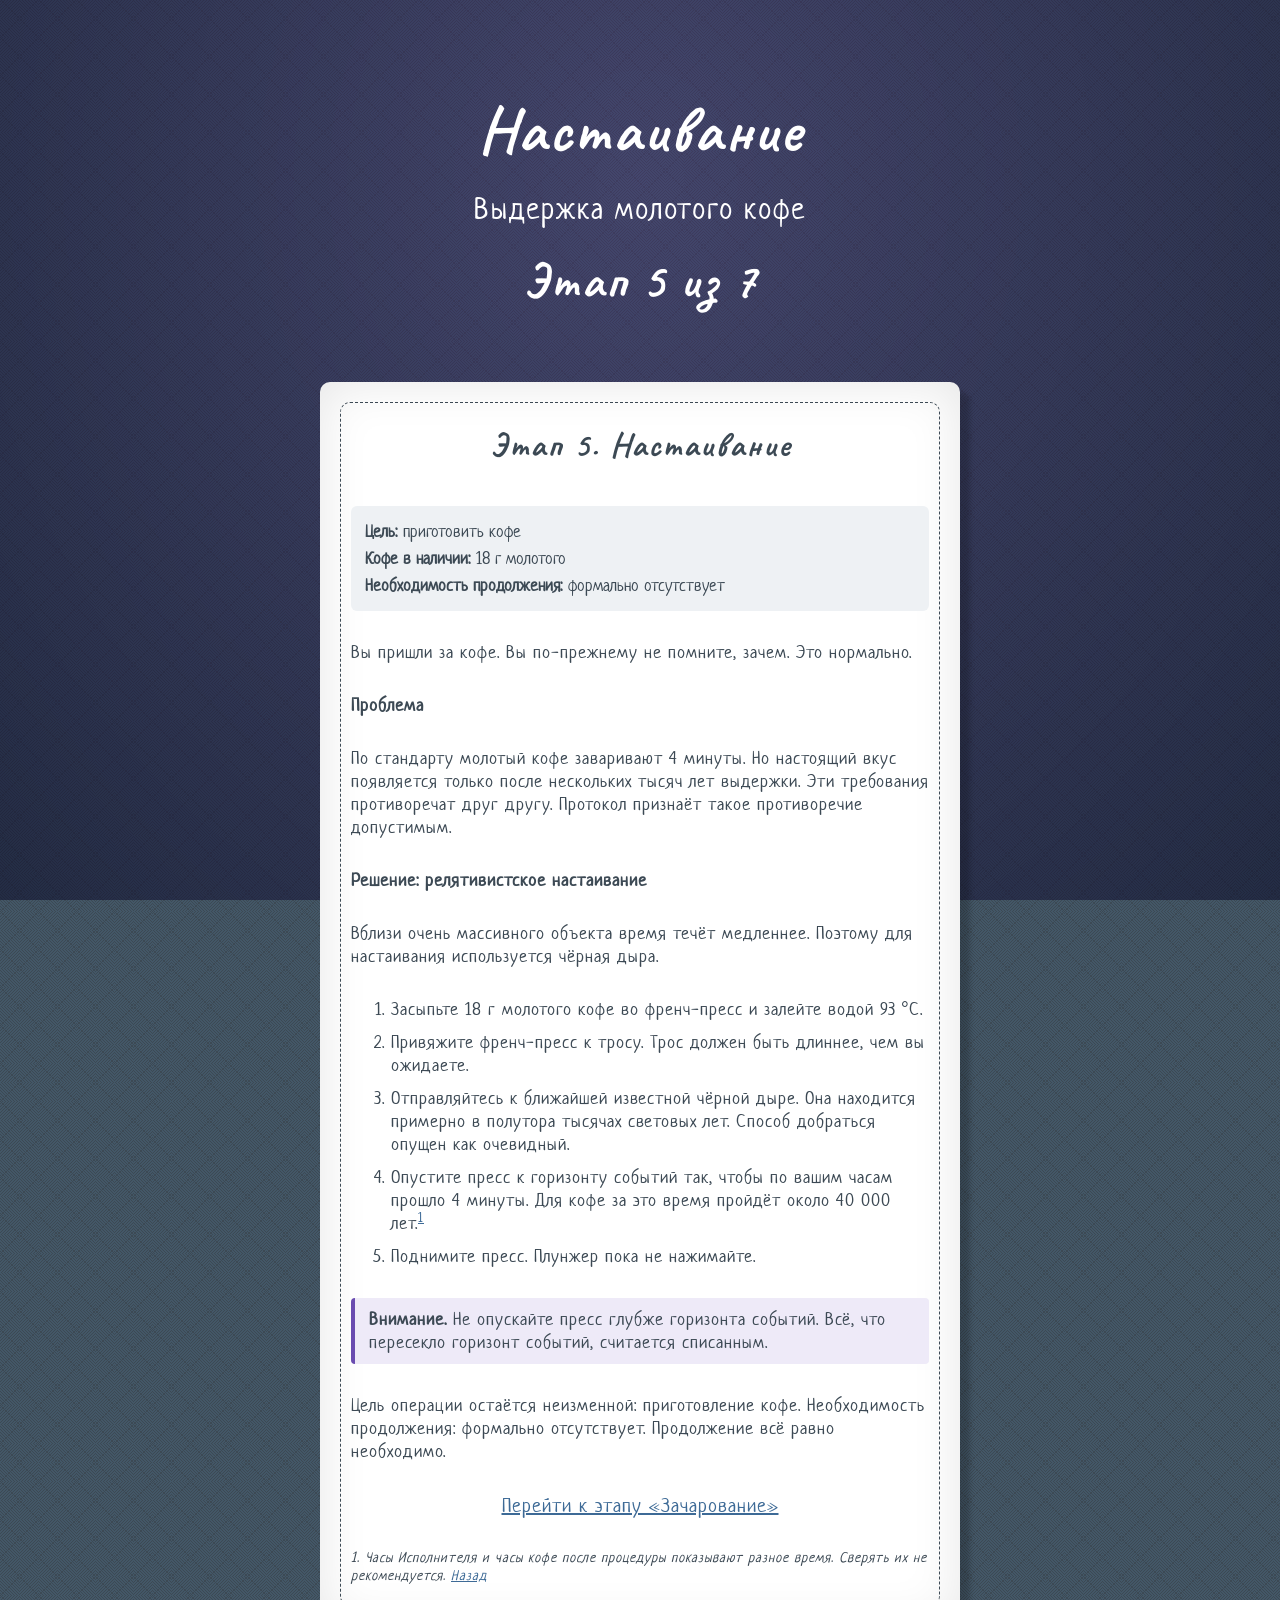
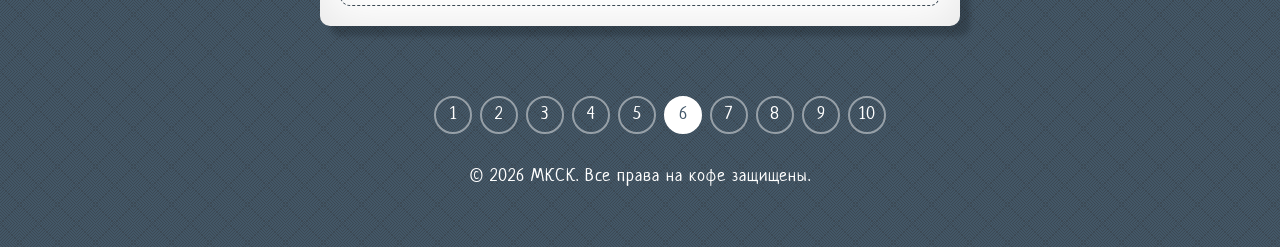
<file: page6.html>
<!doctype html>
<html lang="ru">

<head>
	<meta charset="utf-8" />
	<meta name="viewport" content="width=device-width, initial-scale=1" />

	<title>Этап 5. Настаивание</title>

	<link rel="icon" href="data:image/svg+xml,%3Csvg xmlns='http://www.w3.org/2000/svg' viewBox='0 0 100 100'%3E%3Ctext y='.9em' font-size='90'%3E%E2%98%95%3C/text%3E%3C/svg%3E" />
	<link href="styles.css" rel="stylesheet" type="text/css" />
	<link href="page6.css" rel="stylesheet" type="text/css" />
	<link href="https://fonts.googleapis.com/css2?family=Caveat:wght@700&family=Neucha&display=swap" rel="stylesheet">
</head>

<body class="page-6">

	<div class="snowflakes" aria-hidden="true">
		<div class="snowflake">❄</div>
		<div class="snowflake">❄</div>
		<div class="snowflake">❄</div>
		<div class="snowflake">❄</div>
		<div class="snowflake">❄</div>
		<div class="snowflake">❄</div>
	</div>

	<div id="container">

		<section id="welcome" class="short">

			<h1 class="center">Настаивание</h1>

			<h2 class="center">Выдержка молотого кофе</h2>

			<h3 class="center">Этап 5 из 7</h3>

		</section>

		<section id="recipe">

			<div class="paper">

				<div class="paperborder">

					<h3 class="center">Этап 5. Настаивание</h3>

					<dl class="status">
						<div><dt>Цель:</dt><dd>приготовить кофе</dd></div>
						<div><dt>Кофе в наличии:</dt><dd>18 г молотого</dd></div>
						<div><dt>Необходимость продолжения:</dt><dd>формально отсутствует</dd></div>
					</dl>

					<p>Вы пришли за кофе. Вы по-прежнему не помните, зачем. Это нормально.</p>

					<p><strong>Проблема</strong></p>

					<p>По стандарту молотый кофе заваривают 4 минуты. Но настоящий вкус появляется только после нескольких тысяч лет выдержки. Эти требования противоречат друг другу. Протокол признаёт такое противоречие допустимым.</p>

					<p><strong>Решение: релятивистское настаивание</strong></p>

					<p>Вблизи очень массивного объекта время течёт медленнее. Поэтому для настаивания используется чёрная дыра.</p>

					<ol>
						<li>Засыпьте 18 г молотого кофе во френч-пресс и залейте водой 93 °C.</li>
						<li>Привяжите френч-пресс к тросу. Трос должен быть длиннее, чем вы ожидаете.</li>
						<li>Отправляйтесь к ближайшей известной чёрной дыре. Она находится примерно в полутора тысячах световых лет. Способ добраться опущен как очевидный.</li>
						<li>Опустите пресс к горизонту событий так, чтобы по вашим часам прошло 4 минуты. Для кофе за это время пройдёт около 40 000 лет.<sup><a href="#note-1" id="ref-1">1</a></sup></li>
						<li>Поднимите пресс. Плунжер пока не нажимайте.</li>
					</ol>

					<p class="warning"><strong>Внимание.</strong> Не опускайте пресс глубже горизонта событий. Всё, что пересекло горизонт событий, считается списанным.</p>

					<p>Цель операции остаётся неизменной: приготовление кофе. Необходимость продолжения: формально отсутствует. Продолжение всё равно необходимо.</p>

					<p class="next"><a href="page7.html">Перейти к этапу «Зачарование»</a></p>

					<p class="note" id="note-1"><em>1. Часы Исполнителя и часы кофе после процедуры показывают разное время. Сверять их не рекомендуется. <a href="#ref-1">Назад</a></em></p>

				</div>

			</div>

		</section>

		<nav id="pages" aria-label="Страницы сайта">
			<ol>
				<li><a href="index.html">1</a></li>
				<li><a href="page2.html">2</a></li>
				<li><a href="page3.html">3</a></li>
				<li><a href="page4.html">4</a></li>
				<li><a href="page5.html">5</a></li>
				<li><a href="page6.html" aria-current="page">6</a></li>
				<li><a href="page7.html">7</a></li>
				<li><a href="page8.html">8</a></li>
				<li><a href="page9.html">9</a></li>
				<li><a href="page10.html">10</a></li>
			</ol>
		</nav>

		<section id="goodbye">

			<p class="center">&copy; 2026 МКСК. Все права на кофе защищены.</p>

		</section>

	</div>

</body>

</html>
</file>
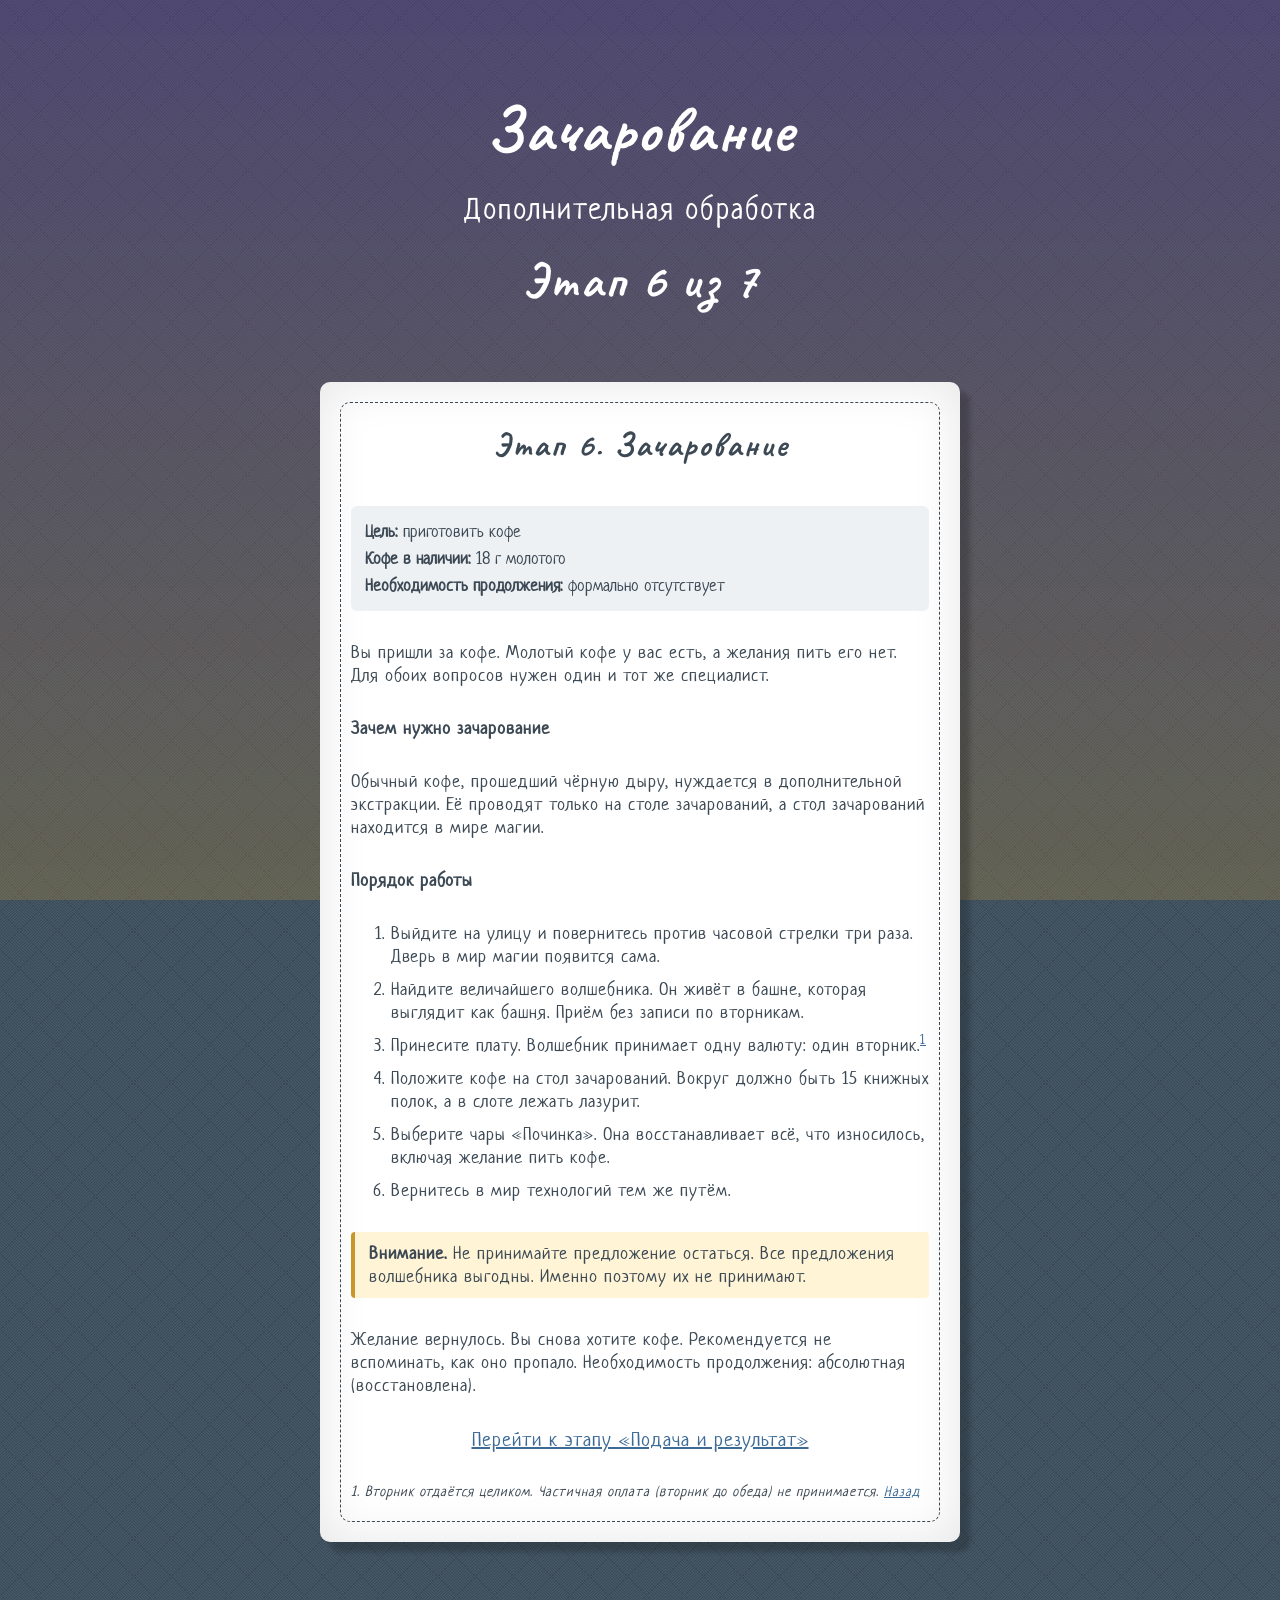
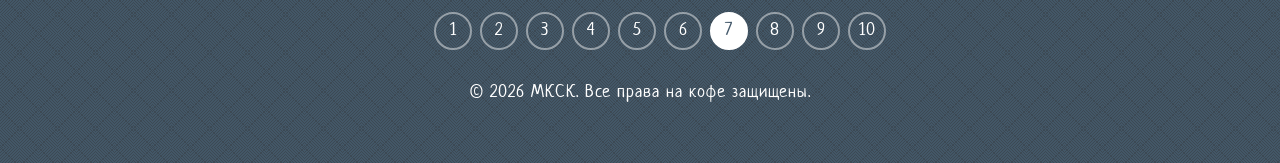
<file: page7.html>
<!doctype html>
<html lang="ru">

<head>
	<meta charset="utf-8" />
	<meta name="viewport" content="width=device-width, initial-scale=1" />

	<title>Этап 6. Зачарование</title>

	<link rel="icon" href="data:image/svg+xml,%3Csvg xmlns='http://www.w3.org/2000/svg' viewBox='0 0 100 100'%3E%3Ctext y='.9em' font-size='90'%3E%E2%98%95%3C/text%3E%3C/svg%3E" />
	<link href="styles.css" rel="stylesheet" type="text/css" />
	<link href="page7.css" rel="stylesheet" type="text/css" />
	<link href="https://fonts.googleapis.com/css2?family=Caveat:wght@700&family=Neucha&display=swap" rel="stylesheet">
</head>

<body class="page-7">

	<div class="snowflakes" aria-hidden="true">
		<div class="snowflake">❄</div>
		<div class="snowflake">❄</div>
		<div class="snowflake">❄</div>
		<div class="snowflake">❄</div>
		<div class="snowflake">❄</div>
		<div class="snowflake">❄</div>
	</div>

	<div id="container">

		<section id="welcome" class="short">

			<h1 class="center">Зачарование</h1>

			<h2 class="center">Дополнительная обработка</h2>

			<h3 class="center">Этап 6 из 7</h3>

		</section>

		<section id="recipe">

			<div class="paper">

				<div class="paperborder">

					<h3 class="center">Этап 6. Зачарование</h3>

					<dl class="status">
						<div><dt>Цель:</dt><dd>приготовить кофе</dd></div>
						<div><dt>Кофе в наличии:</dt><dd>18 г молотого</dd></div>
						<div><dt>Необходимость продолжения:</dt><dd>формально отсутствует</dd></div>
					</dl>

					<p>Вы пришли за кофе. Молотый кофе у вас есть, а желания пить его нет. Для обоих вопросов нужен один и тот же специалист.</p>

					<p><strong>Зачем нужно зачарование</strong></p>

					<p>Обычный кофе, прошедший чёрную дыру, нуждается в дополнительной экстракции. Её проводят только на столе зачарований, а стол зачарований находится в мире магии.</p>

					<p><strong>Порядок работы</strong></p>

					<ol>
						<li>Выйдите на улицу и повернитесь против часовой стрелки три раза. Дверь в мир магии появится сама.</li>
						<li>Найдите величайшего волшебника. Он живёт в башне, которая выглядит как башня. Приём без записи по вторникам.</li>
						<li>Принесите плату. Волшебник принимает одну валюту: один вторник.<sup><a href="#note-1" id="ref-1">1</a></sup></li>
						<li>Положите кофе на стол зачарований. Вокруг должно быть 15 книжных полок, а в слоте лежать лазурит.</li>
						<li>Выберите чары «Починка». Она восстанавливает всё, что износилось, включая желание пить кофе.</li>
						<li>Вернитесь в мир технологий тем же путём.</li>
					</ol>

					<p class="warning"><strong>Внимание.</strong> Не принимайте предложение остаться. Все предложения волшебника выгодны. Именно поэтому их не принимают.</p>

					<p>Желание вернулось. Вы снова хотите кофе. Рекомендуется не вспоминать, как оно пропало. Необходимость продолжения: абсолютная (восстановлена).</p>

					<p class="next"><a href="page8.html">Перейти к этапу «Подача и результат»</a></p>

					<p class="note" id="note-1"><em>1. Вторник отдаётся целиком. Частичная оплата (вторник до обеда) не принимается. <a href="#ref-1">Назад</a></em></p>

				</div>

			</div>

		</section>

		<nav id="pages" aria-label="Страницы сайта">
			<ol>
				<li><a href="index.html">1</a></li>
				<li><a href="page2.html">2</a></li>
				<li><a href="page3.html">3</a></li>
				<li><a href="page4.html">4</a></li>
				<li><a href="page5.html">5</a></li>
				<li><a href="page6.html">6</a></li>
				<li><a href="page7.html" aria-current="page">7</a></li>
				<li><a href="page8.html">8</a></li>
				<li><a href="page9.html">9</a></li>
				<li><a href="page10.html">10</a></li>
			</ol>
		</nav>

		<section id="goodbye">

			<p class="center">&copy; 2026 МКСК. Все права на кофе защищены.</p>

		</section>

	</div>

</body>

</html>
</file>
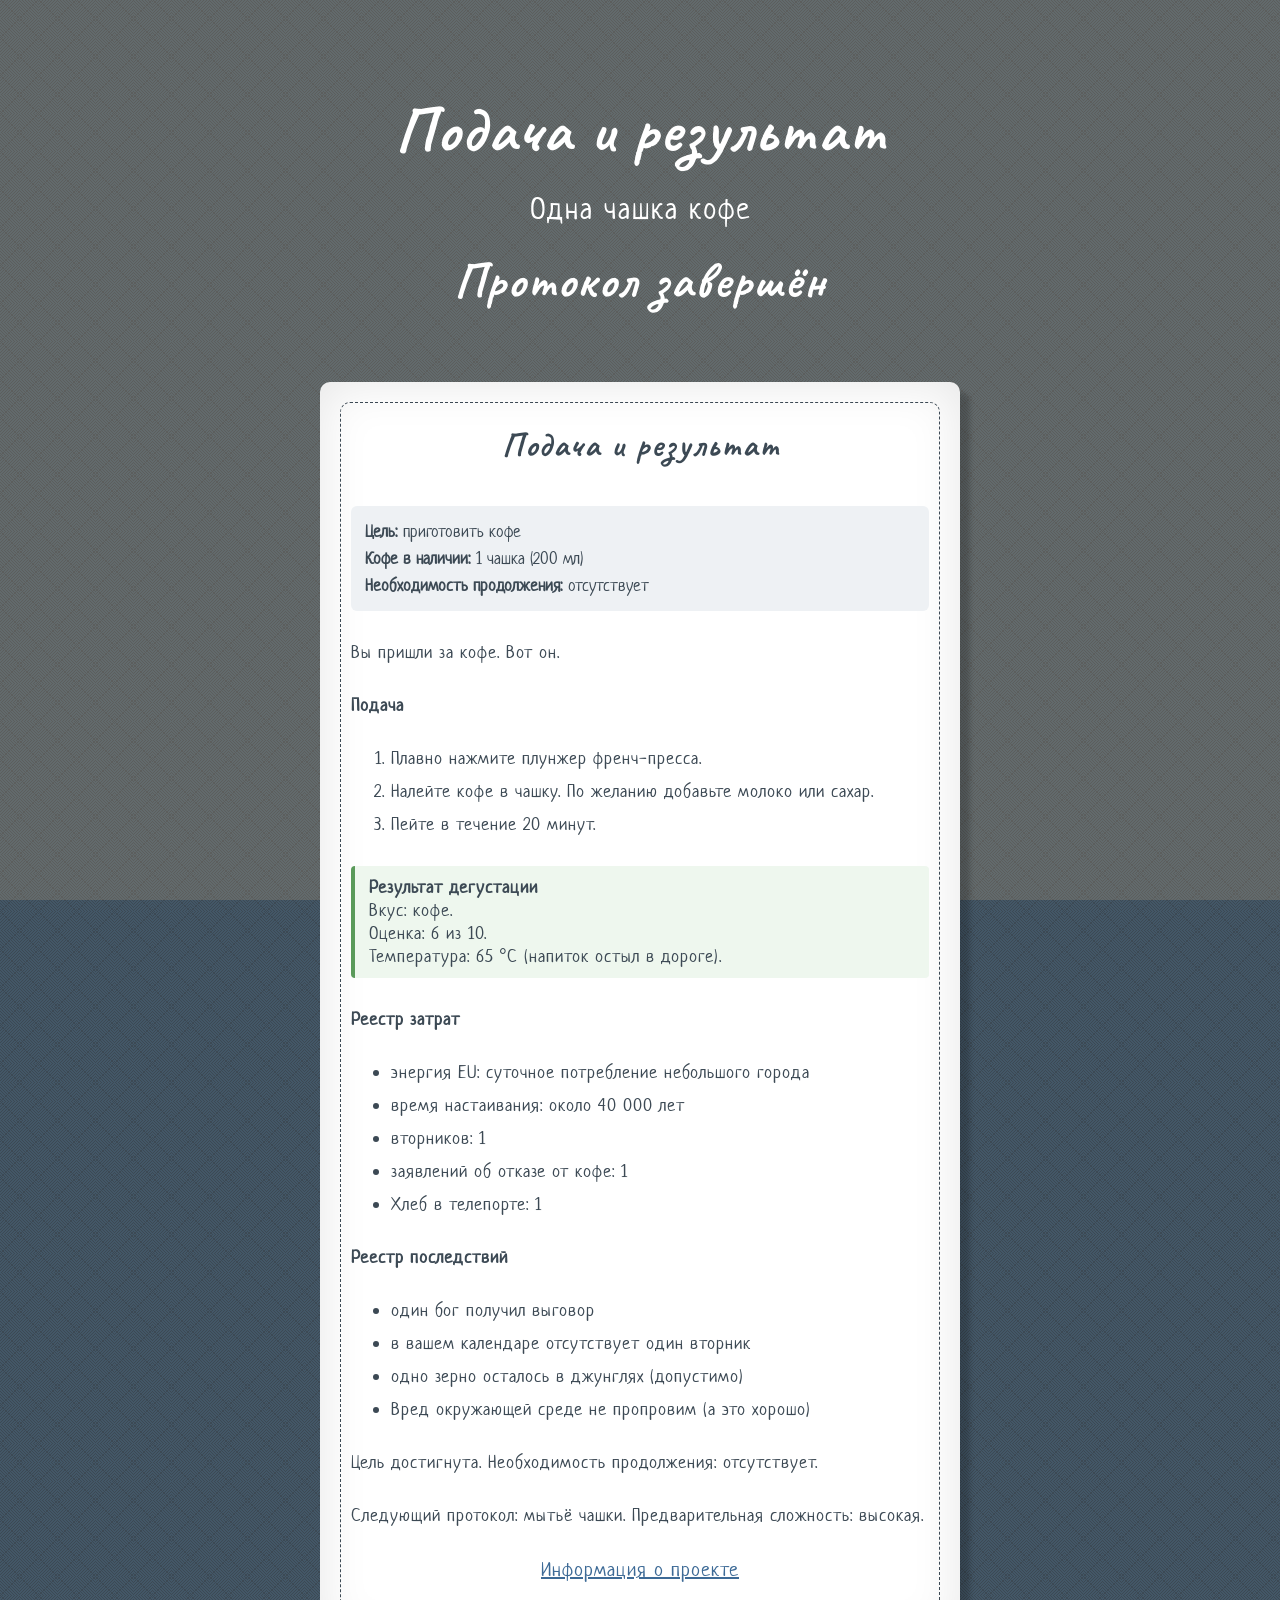
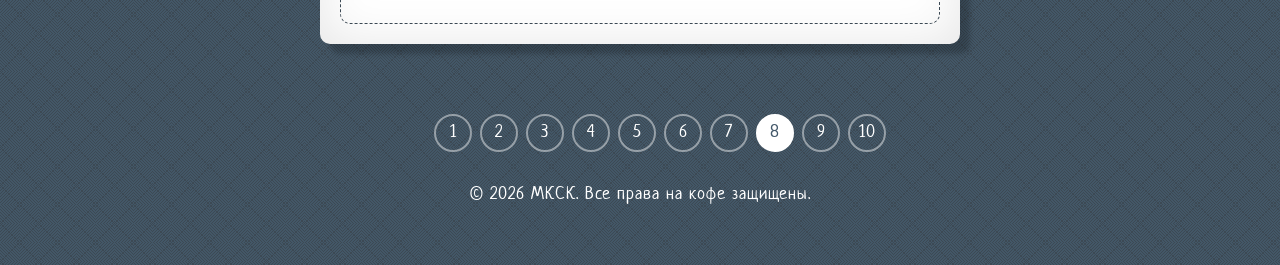
<file: page8.html>
<!doctype html>
<html lang="ru">

<head>
	<meta charset="utf-8" />
	<meta name="viewport" content="width=device-width, initial-scale=1" />

	<title>Подача и результат</title>

	<link rel="icon" href="data:image/svg+xml,%3Csvg xmlns='http://www.w3.org/2000/svg' viewBox='0 0 100 100'%3E%3Ctext y='.9em' font-size='90'%3E%E2%98%95%3C/text%3E%3C/svg%3E" />
	<link href="styles.css" rel="stylesheet" type="text/css" />
	<link href="page8.css" rel="stylesheet" type="text/css" />
	<link href="https://fonts.googleapis.com/css2?family=Caveat:wght@700&family=Neucha&display=swap" rel="stylesheet">
</head>

<body class="page-8">

	<div class="snowflakes" aria-hidden="true">
		<div class="snowflake">❄</div>
		<div class="snowflake">❄</div>
		<div class="snowflake">❄</div>
		<div class="snowflake">❄</div>
		<div class="snowflake">❄</div>
		<div class="snowflake">❄</div>
	</div>

	<div id="container">

		<section id="welcome" class="short">

			<h1 class="center">Подача и результат</h1>

			<h2 class="center">Одна чашка кофе</h2>

			<h3 class="center">Протокол завершён</h3>

		</section>

		<section id="recipe">

			<div class="paper">

				<div class="paperborder">

					<h3 class="center">Подача и результат</h3>

					<dl class="status">
						<div><dt>Цель:</dt><dd>приготовить кофе</dd></div>
						<div><dt>Кофе в наличии:</dt><dd>1 чашка (200 мл)</dd></div>
						<div><dt>Необходимость продолжения:</dt><dd>отсутствует</dd></div>
					</dl>

					<p>Вы пришли за кофе. Вот он.</p>

					<p><strong>Подача</strong></p>

					<ol>
						<li>Плавно нажмите плунжер френч-пресса.</li>
						<li>Налейте кофе в чашку. По желанию добавьте молоко или сахар.</li>
						<li>Пейте в течение 20 минут.</li>
					</ol>

					<p class="result"><strong>Результат дегустации</strong><br>
					Вкус: кофе.<br>
					Оценка: 6 из 10.<br>
					Температура: 65 °C (напиток остыл в дороге).</p>

					<p><strong>Реестр затрат</strong></p>

					<ul>
						<li>энергия EU: суточное потребление небольшого города</li>
						<li>время настаивания: около 40 000 лет</li>
						<li>вторников: 1</li>
						<li>заявлений об отказе от кофе: 1</li>
						<li>Хлеб в телепорте: 1</li>
					</ul>

					<p><strong>Реестр последствий</strong></p>

					<ul>
						<li>один бог получил выговор</li>
						<li>в вашем календаре отсутствует один вторник</li>
						<li>одно зерно осталось в джунглях (допустимо)</li>
						<li>Вред окружающей среде не пропровим (а это хорошо)</li>
					</ul>

					<p>Цель достигнута. Необходимость продолжения: отсутствует.</p>

					<p>Следующий протокол: мытьё чашки. Предварительная сложность: высокая.</p>

					<p class="next"><a href="page9.html">Информация о проекте</a></p>

				</div>

			</div>

		</section>

		<nav id="pages" aria-label="Страницы сайта">
			<ol>
				<li><a href="index.html">1</a></li>
				<li><a href="page2.html">2</a></li>
				<li><a href="page3.html">3</a></li>
				<li><a href="page4.html">4</a></li>
				<li><a href="page5.html">5</a></li>
				<li><a href="page6.html">6</a></li>
				<li><a href="page7.html">7</a></li>
				<li><a href="page8.html" aria-current="page">8</a></li>
				<li><a href="page9.html">9</a></li>
				<li><a href="page10.html">10</a></li>
			</ol>
		</nav>

		<section id="goodbye">

			<p class="center">&copy; 2026 МКСК. Все права на кофе защищены.</p>

		</section>

	</div>

</body>

</html>
</file>
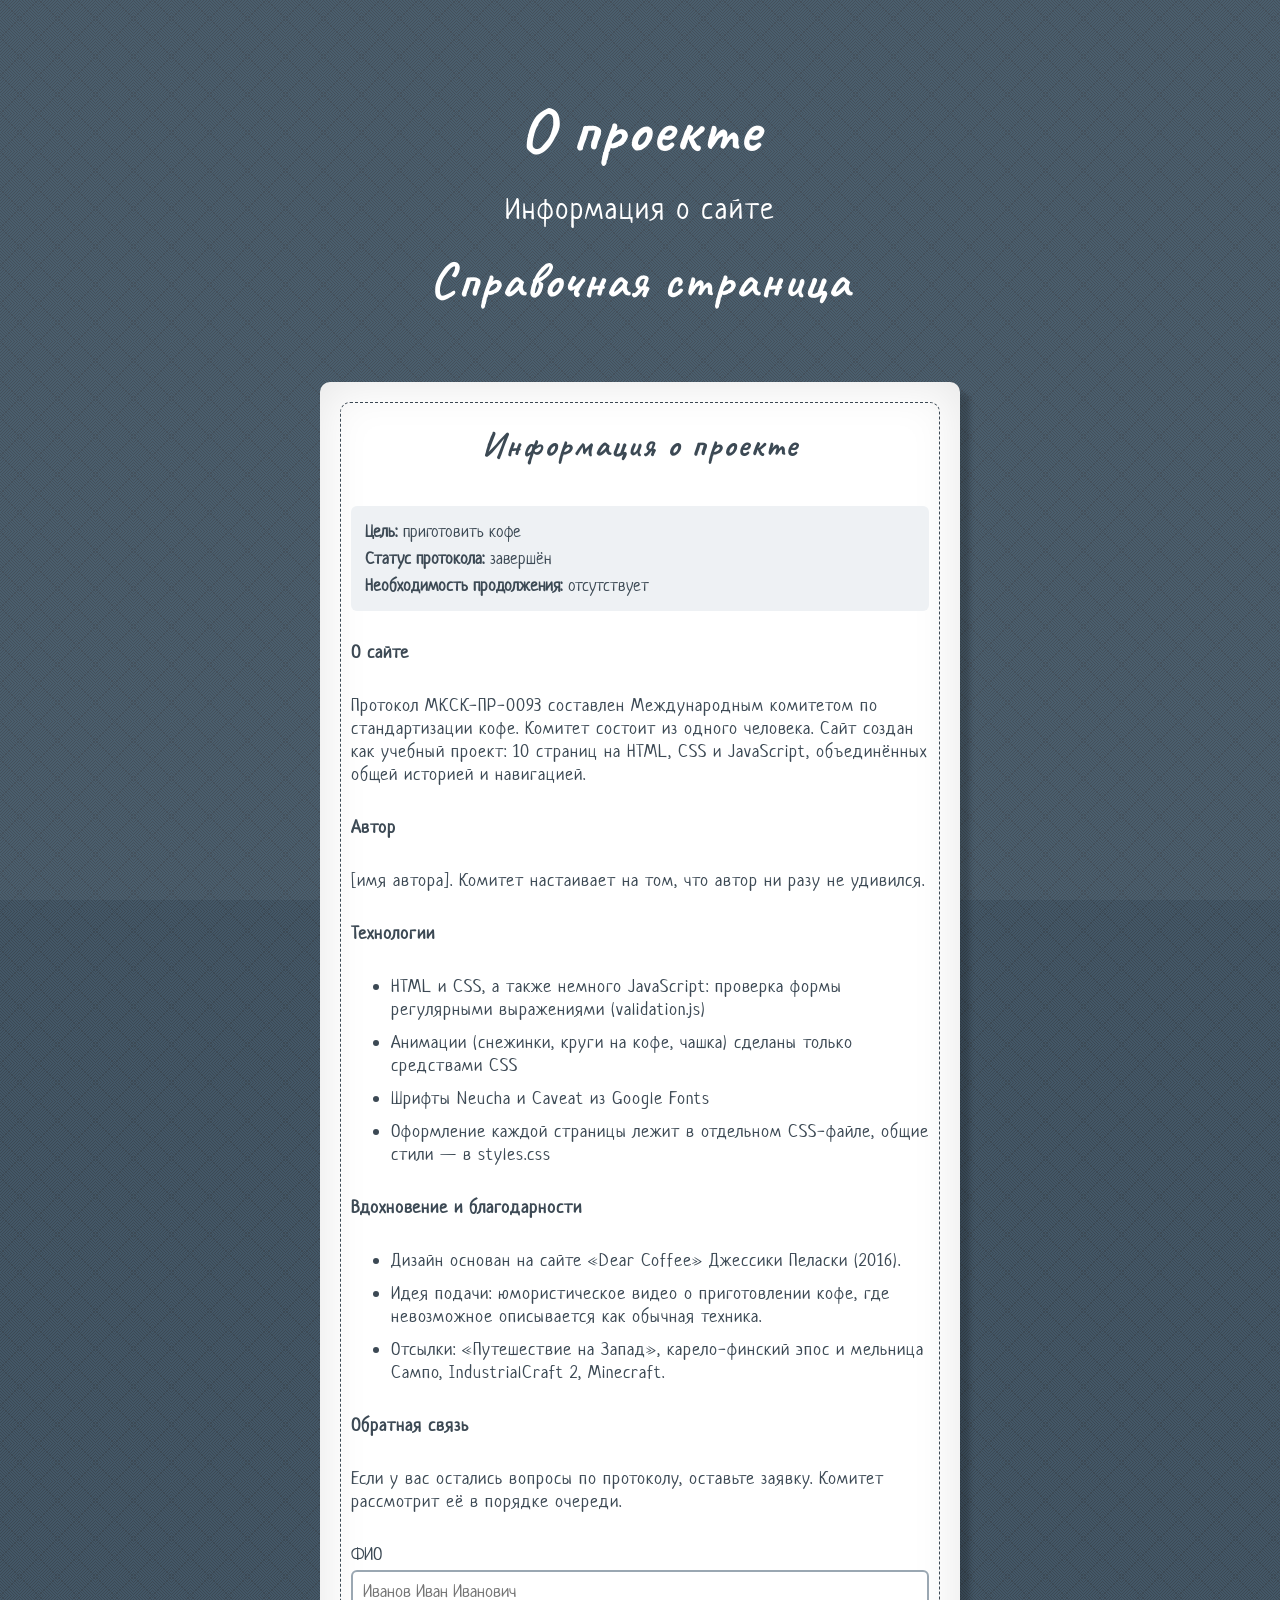
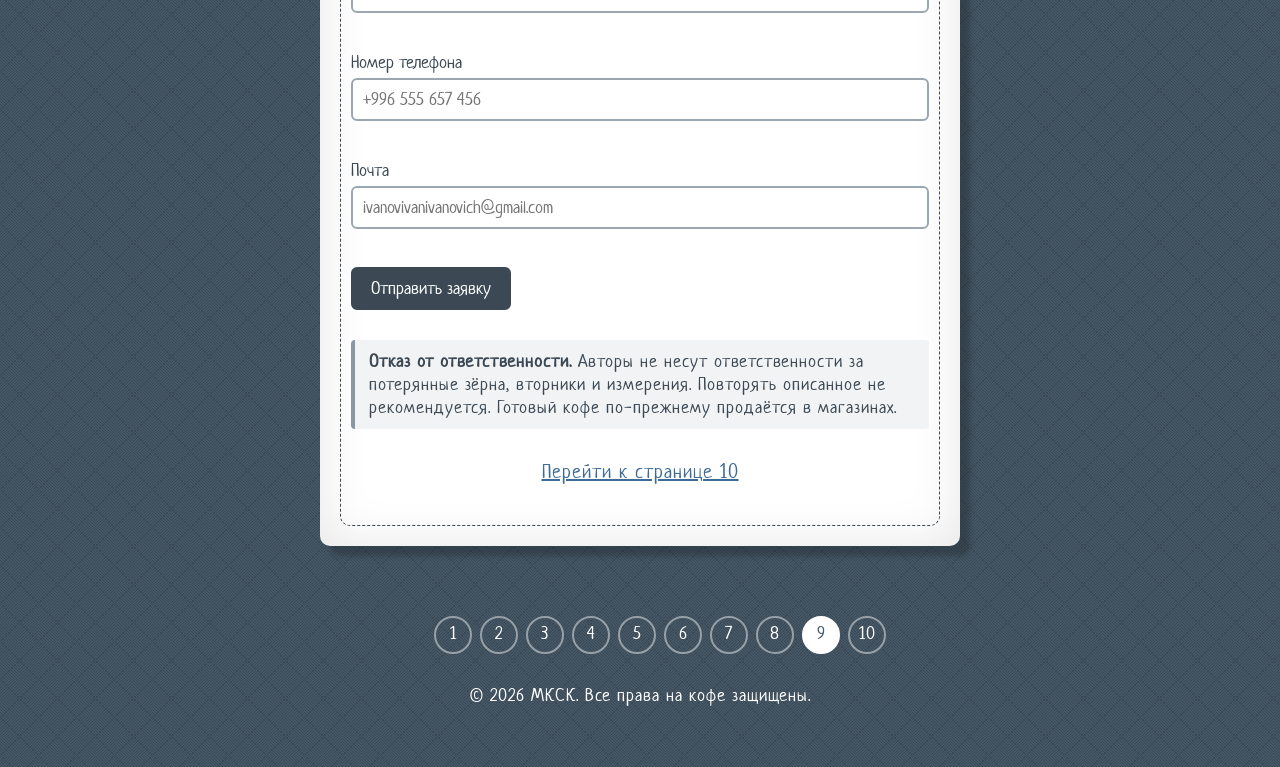
<file: page9.html>
<!doctype html>
<html lang="ru">

<head>
	<meta charset="utf-8" />
	<meta name="viewport" content="width=device-width, initial-scale=1" />

	<title>Информация о проекте</title>

	<link rel="icon" href="data:image/svg+xml,%3Csvg xmlns='http://www.w3.org/2000/svg' viewBox='0 0 100 100'%3E%3Ctext y='.9em' font-size='90'%3E%E2%98%95%3C/text%3E%3C/svg%3E" />
	<link href="styles.css" rel="stylesheet" type="text/css" />
	<link href="page9.css" rel="stylesheet" type="text/css" />
	<link href="https://fonts.googleapis.com/css2?family=Caveat:wght@700&family=Neucha&display=swap" rel="stylesheet">
</head>

<body class="page-9">

	<div class="snowflakes" aria-hidden="true">
		<div class="snowflake">❄</div>
		<div class="snowflake">❄</div>
		<div class="snowflake">❄</div>
		<div class="snowflake">❄</div>
		<div class="snowflake">❄</div>
		<div class="snowflake">❄</div>
	</div>

	<div id="container">

		<section id="welcome" class="short">

			<h1 class="center">О проекте</h1>

			<h2 class="center">Информация о сайте</h2>

			<h3 class="center">Справочная страница</h3>

		</section>

		<section id="recipe">

			<div class="paper">

				<div class="paperborder">

					<h3 class="center">Информация о проекте</h3>

					<dl class="status">
						<div><dt>Цель:</dt><dd>приготовить кофе</dd></div>
						<div><dt>Статус протокола:</dt><dd>завершён</dd></div>
						<div><dt>Необходимость продолжения:</dt><dd>отсутствует</dd></div>
					</dl>

					<p><strong>О сайте</strong></p>

					<p>Протокол МКСК-ПР-0093 составлен Международным комитетом по стандартизации кофе. Комитет состоит из одного человека. Сайт создан как учебный проект: 10 страниц на HTML, CSS и JavaScript, объединённых общей историей и навигацией.</p>

					<p><strong>Автор</strong></p>

					<p>[имя автора]. Комитет настаивает на том, что автор ни разу не удивился.</p>

					<p><strong>Технологии</strong></p>

					<ul>
						<li>HTML и CSS, а также немного JavaScript: проверка формы регулярными выражениями (validation.js)</li>
						<li>Анимации (снежинки, круги на кофе, чашка) сделаны только средствами CSS</li>
						<li>Шрифты Neucha и Caveat из Google Fonts</li>
						<li>Оформление каждой страницы лежит в отдельном CSS-файле, общие стили &mdash; в styles.css</li>
					</ul>

					<p><strong>Вдохновение и благодарности</strong></p>

					<ul>
						<li>Дизайн основан на сайте «Dear Coffee» Джессики Пеласки (2016).</li>
						<li>Идея подачи: юмористическое видео о приготовлении кофе, где невозможное описывается как обычная техника.</li>
						<li>Отсылки: «Путешествие на Запад», карело-финский эпос и мельница Сампо, IndustrialCraft 2, Minecraft.</li>
					</ul>

					<p><strong>Обратная связь</strong></p>

					<p>Если у вас остались вопросы по протоколу, оставьте заявку. Комитет рассмотрит её в порядке очереди.</p>

					<form id="contact-form" class="form" novalidate>

						<div class="field">
							<label for="fio">ФИО</label>
							<input type="text" id="fio" name="fio" autocomplete="name" placeholder="Иванов Иван Иванович" aria-describedby="fio-error" aria-invalid="false" required>
							<p class="error" id="fio-error" aria-live="polite"></p>
						</div>

						<div class="field">
							<label for="phone">Номер телефона</label>
							<input type="tel" id="phone" name="phone" autocomplete="tel" inputmode="tel" placeholder="+996 555 657 456" aria-describedby="phone-error" aria-invalid="false" required>
							<p class="error" id="phone-error" aria-live="polite"></p>
						</div>

						<div class="field">
							<label for="email">Почта</label>
							<input type="email" id="email" name="email" autocomplete="email" placeholder="ivanovivanivanovich@gmail.com" aria-describedby="email-error" aria-invalid="false" required>
							<p class="error" id="email-error" aria-live="polite"></p>
						</div>

						<button type="submit" class="button">Отправить заявку</button>

						<p class="success" id="form-success" role="status" hidden>Заявка принята. Комитет ответит в течение 40 000 лет.</p>

					</form>

					<p class="disclaimer"><strong>Отказ от ответственности.</strong> Авторы не несут ответственности за потерянные зёрна, вторники и измерения. Повторять описанное не рекомендуется. Готовый кофе по-прежнему продаётся в магазинах.</p>

					<p class="next"><a href="page10.html">Перейти к странице 10</a></p>

				</div>

			</div>

		</section>

		<nav id="pages" aria-label="Страницы сайта">
			<ol>
				<li><a href="index.html">1</a></li>
				<li><a href="page2.html">2</a></li>
				<li><a href="page3.html">3</a></li>
				<li><a href="page4.html">4</a></li>
				<li><a href="page5.html">5</a></li>
				<li><a href="page6.html">6</a></li>
				<li><a href="page7.html">7</a></li>
				<li><a href="page8.html">8</a></li>
				<li><a href="page9.html" aria-current="page">9</a></li>
				<li><a href="page10.html">10</a></li>
			</ol>
		</nav>

		<section id="goodbye">

			<p class="center">&copy; 2026 МКСК. Все права на кофе защищены.</p>

		</section>

	</div>

	<script src="index.js"></script>

</body>

</html>
</file>
<file: styles.css>
/* ===== БАЗОВЫЕ СТИЛИ: общие для всех страниц сайта =====
   Стили конкретных страниц лежат в page1.css, page2.css и т. д. */

/* ===== Сброс ===== */
* {
  margin: 0;
  padding: 0;
  border: 0;
}

html {
  background-color: #44596b;
  background-image: url("images/black-lozenge.png");
  overflow-x: hidden;
}

body {
  height: 100%;
  color: white;
}

/* ===== Шрифты ===== */
h1,
h3 {
  font-family: 'Caveat', 'Covered By Your Grace', cursive;
}

h2,
p,
li,
dt,
dd {
  font-family: 'Neucha', 'Coming Soon', cursive;
}

#recipe h3,
#recipe li,
#recipe p,
#recipe dt,
#recipe dd {
  color: #3c4954;
}

.center {
  text-align: center;
}

a:focus-visible {
  outline: 3px solid #ffd27a;
  outline-offset: 2px;
}

#goodbye a {
  text-decoration: none;
  color: white;
  font-weight: bold;
}

/* ===== Снежинки (фон) ===== */
.snowflake {
  position: fixed;
  top: -10%;
  z-index: 0;
  color: #ffffff;
  font-size: 6px;
  pointer-events: none;
  user-select: none;
  animation-name: snowflakes-fall, snowflakes-shake;
  animation-duration: 10s, 3s;
  animation-timing-function: linear, ease-in-out;
  animation-iteration-count: infinite, infinite;
}

@keyframes snowflakes-fall {
  0%   { top: -10%; }
  100% { top: 100%; }
}

@keyframes snowflakes-shake {
  0%   { transform: translateX(0); }
  50%  { transform: translateX(80px); }
  100% { transform: translateX(0); }
}

.snowflake:nth-of-type(1) { left: 30%; animation-delay: 1s, 1s; }
.snowflake:nth-of-type(2) { left: 45%; animation-delay: 6s, .5s; }
.snowflake:nth-of-type(3) { left: 60%; animation-delay: 4s, 2s; }
.snowflake:nth-of-type(4) { left: 80%; animation-delay: 2s, 2s; }
.snowflake:nth-of-type(5) { left: 95%; animation-delay: 8s, 3s; }
.snowflake:nth-of-type(6) { left: 5%;  animation-delay: 0s, 0s; }

#container {
  position: relative;
  z-index: 1;
}

/* ===== Навигация по страницам ===== */
#pages {
  margin: 60px 0 10px;
  padding: 0 10px;
}

#pages ol {
  display: flex;
  flex-wrap: wrap;
  justify-content: center;
  gap: 8px;
  list-style: none;
}

#pages a {
  display: block;
  width: 34px;
  height: 34px;
  line-height: 30px;
  text-align: center;
  font-family: 'Neucha', cursive;
  font-size: 18px;
  color: white;
  text-decoration: none;
  border: 2px solid rgba(255, 255, 255, 0.45);
  border-radius: 50%;
}

#pages a:hover {
  background: rgba(255, 255, 255, 0.15);
}

#pages a[aria-current="page"] {
  background: white;
  border-color: white;
  color: #44596b;
}

/* ===== Заголовки и текст ===== */
h1, h2, h3, h4, h5, h6 {
  padding: 10px;
  letter-spacing: 2px;
}

h1 {
  font-size: 64px;
}

h3 {
  font-size: 50px;
}

h2 {
  font-size: 30px;
  font-weight: normal;
}

p {
  font-size: 18px;
  letter-spacing: 1px;
  margin-top: 30px;
  margin-bottom: 30px;
}

em {
  font-size: 14px;
}

ul,
ol {
  margin-left: 40px;
}

li {
  margin-top: 10px;
  font-size: 18px;
  letter-spacing: 1px;
}

#welcome {
  margin: 80px auto 150px auto;
}

#recipe h3 {
  font-size: 34px;
  letter-spacing: 2px;
}

/* ===== Бумажный листок ===== */
.paper {
  width: 600px;
  max-width: 92%;
  padding: 20px;
  margin: 0 auto;
  background-color: #FFFFFF;
  box-shadow: 10px 10px 5px rgba(0, 0, 0, 0.2), inset 0 0 50px rgba(0, 0, 0, 0.1);
  border-radius: 10px;
}

.paperborder {
  padding: 10px;
  border-radius: 10px;
  border: 1px #3c4954 dashed;
}

#recipe a {
  color: #3d6a96;
}

sup {
  font-size: 0.7em;
  line-height: 0;
}

/* панель состояния */
.status {
  margin: 30px 0 0;
  padding: 10px 14px;
  background: #eef1f4;
  border-radius: 6px;
}

.status div {
  display: flex;
  flex-wrap: wrap;
  gap: 6px;
  margin: 4px 0;
}

.status dt {
  font-weight: bold;
  font-size: 17px;
}

.status dd {
  font-size: 17px;
  margin: 0;
}

.next {
  text-align: center;
  font-size: 20px;
}

.note,
.note em {
  margin-top: 10px;
  margin-bottom: 10px;
  font-size: 14px;
}

#goodbye {
  padding-bottom: 30px;
}

/* ===== Планшеты ===== */
@media screen and (max-width: 1024px) {
  h1 { font-size: 52px; }
  h3 { font-size: 40px; }
  #welcome { margin: 50px auto; }
}

/* ===== Телефоны ===== */
@media screen and (max-width: 680px) {
  h1, h2, h3, h4, h5, h6 {
    padding: 5px;
    letter-spacing: 1px;
  }

  h1 { font-size: 36px; }
  h3 { font-size: 28px; }
  h2 { font-size: 20px; }
  #recipe h3 { font-size: 26px; }

  p, li { font-size: 15px; letter-spacing: 0; }
  p { margin-top: 20px; margin-bottom: 20px; }
  em, .note, .note em { font-size: 12px; }
  .status dt, .status dd { font-size: 15px; }

  .paper {
    padding: 10px;
  }

  .paperborder {
    padding: 5px;
  }

  ul, ol {
    margin-left: 30px;
  }

  #welcome {
    margin: 30px auto 50px auto;
  }
}

@media (prefers-reduced-motion: reduce) {
  .snowflake {
    animation: none;
  }
}

/* ===== Страницы без чашки (2 и далее) ===== */
#welcome.short {
  margin: 80px auto 60px auto;
}

@media screen and (max-width: 680px) {
  #welcome.short {
    margin: 40px auto 30px auto;
  }
}

/* Блок предупреждения */
.warning {
  padding: 10px 14px;
  background: #fff6e0;
  border-left: 4px solid #d9a441;
  border-radius: 4px;
}
</file>
<file: page1.css>
/* ===== Страница 1: чашка кофе ===== */

.coffee-mug {
  background: #3F2616;
  position: relative;
  margin: 100px auto 200px auto;
  width: 150px;
  height: 150px;
  border-radius: 50%;
  box-shadow:
    0 0 0 10px #442918,
    0 0 0 25px #3C2415,
    0 0 0 42px #6d8397,
    0 0 0 65px #6d8397,
    0 120px 0 -25px #3C2415,
    100px 70px 0 -25px #3C2415,
    80px 140px 0 -10px #3C2415,
    0 210px 0 -55px #3C2415,
    20px 250px 0 -65px #3C2415;
}

/* ручка */
.coffee-mug::before {
  content: '';
  position: absolute;
  background: #6d8397;
  height: 80px;
  width: 60px;
  top: -85px;
  right: -75px;
  border-radius: 5px;
  box-shadow: inset 0 50px 0 0 #6d8397;
  transform: rotate(45deg);
}

/* расходящиеся круги на поверхности */
.coffee-mug::after {
  content: '';
  width: 20px;
  height: 20px;
  border-radius: 50%;
  position: absolute;
  border: 3px solid #77665C;
  inset: 0;
  margin: auto;
  opacity: 0.2;
  animation: rings 3s ease-out infinite;
}

@keyframes rings {
  to {
    width: 150px;
    height: 150px;
    opacity: 0;
  }
}

@media screen and (max-width: 680px) {
  .coffee-mug {
    margin: 70px auto 150px auto;
    width: 75px;
    height: 75px;
    box-shadow:
      0 0 0 10px #442918,
      0 0 0 25px #3C2415,
      0 0 0 35px #6d8397,
      0 0 0 50px #6d8397,
      0 120px 0 -25px #3C2415,
      100px 70px 0 -25px #3C2415,
      80px 140px 0 -10px #3C2415,
      0 210px 0 -55px #3C2415,
      20px 250px 0 -65px #3C2415;
  }

  .coffee-mug::before {
    height: 60px;
    width: 40px;
    top: -65px;
    right: -55px;
  }

  .coffee-mug::after {
    width: 10px;
    height: 10px;
  }
}

@media (prefers-reduced-motion: reduce) {
  .coffee-mug::after {
    animation: none;
  }
}
</file>
<file: page10.css>
/* ===== Страница 10: Пояснения (карточки и модальное окно) ===== */

/* спокойный тёплый оттенок */
body.page-10::before {
  content: "";
  position: fixed;
  inset: 0;
  z-index: 0;
  pointer-events: none;
  background: rgba(200, 160, 100, 0.15);
}

.container {
  max-width: 1000px;
  margin: 0 auto;
  padding: 0 20px 20px;
}

.intro {
  max-width: 600px;
  margin: 0 auto 30px;
  font-size: 17px;
}

/* ===== List ===== */
.grid {
  display: grid;
  grid-template-columns: repeat(auto-fill, minmax(220px, 1fr));
  gap: 25px;
}

.product-card {
  display: flex;
  flex-direction: column;
  overflow: hidden;
  background: #ffffff;
  color: #3c4954;
  border-radius: 10px;
  box-shadow: 6px 6px 4px rgba(0, 0, 0, 0.2);
  cursor: pointer;
  transition: transform 0.2s, box-shadow 0.2s;
}

.product-card:hover,
.product-card:focus-visible {
  transform: translateY(-5px);
  box-shadow: 8px 12px 6px rgba(0, 0, 0, 0.25);
}

.product-card:focus-visible {
  outline: 3px solid #ffd27a;
  outline-offset: 3px;
}

.product-img {
  display: block;
  width: 100%;
  height: 150px;
  object-fit: cover;
  background: #e5e7eb;
}

.product-info {
  display: flex;
  flex-direction: column;
  flex-grow: 1;
  padding: 12px 16px 16px;
}

.product-tag {
  align-self: flex-start;
  padding: 2px 10px;
  background: #eef1f4;
  border-radius: 12px;
  font-family: 'Neucha', cursive;
  font-size: 13px;
  color: #5b6874;
}

.product-title {
  padding: 0;
  margin: 8px 0 6px;
  font-family: 'Neucha', cursive;
  font-size: 21px;
  font-weight: normal;
  letter-spacing: 0;
  color: #3c4954;
}

.product-summary {
  margin: 0;
  font-size: 16px;
  letter-spacing: 0;
  color: #3c4954;
}

.load-error {
  grid-column: 1 / -1;
  padding: 12px 16px;
  background: #fde8e6;
  color: #8c1d18;
  border-radius: 6px;
}

/* ===== Detail (модальное окно) ===== */
.modal {
  position: fixed;
  top: 0;
  left: 0;
  width: 100%;
  height: 100%;
  display: flex;
  align-items: center;
  justify-content: center;
  background: rgba(0, 0, 0, 0.6);
  z-index: 1000;
}

.modal.hidden {
  display: none;
}

.modal-content {
  position: relative;
  width: 90%;
  max-width: 600px;
  max-height: 90vh;
  overflow-y: auto;
  padding: 24px;
  background: #ffffff;
  color: #3c4954;
  border-radius: 10px;
  box-shadow: 10px 10px 5px rgba(0, 0, 0, 0.25);
  animation: slideIn 0.3s ease;
}

@keyframes slideIn {
  from { transform: translateY(-30px); opacity: 0; }
  to   { transform: translateY(0); opacity: 1; }
}

.close {
  position: absolute;
  top: 8px;
  right: 14px;
  padding: 0 6px;
  background: none;
  font-family: inherit;
  font-size: 2.2rem;
  line-height: 1;
  color: #8a97a3;
  cursor: pointer;
}

.close:hover {
  color: #3c4954;
}

.close:focus-visible {
  outline: 3px solid #3d6a96;
}

.detail-layout {
  display: flex;
  flex-direction: column;
  gap: 14px;
}

.detail-layout h2 {
  padding: 0 30px 0 0;
  font-size: 30px;
  font-weight: normal;
  letter-spacing: 0;
}

.detail-img {
  width: 100%;
  max-height: 250px;
  object-fit: cover;
  border-radius: 8px;
}

.detail-layout p {
  margin: 0;
  font-size: 18px;
  letter-spacing: 0;
}

.detail-stage a {
  color: #3d6a96;
}

.detail-specs {
  padding: 12px 16px;
  background: #eef1f4;
  border-radius: 8px;
  font-family: 'Neucha', cursive;
  font-size: 18px;
}

.detail-specs ul {
  margin: 8px 0 0;
  padding: 0;
}

.detail-specs li {
  list-style: none;
  margin: 0 0 6px;
  font-size: 17px;
  letter-spacing: 0;
}

@media screen and (max-width: 680px) {
  .intro { font-size: 15px; }
  .product-title { font-size: 19px; }
  .product-summary { font-size: 14px; }
  .detail-layout h2 { font-size: 24px; }
  .detail-layout p,
  .detail-specs li { font-size: 15px; }
}

/* ===== Комментарии (CRUD) ===== */
#comments {
  margin-top: 60px;
}

#comments .paper {
  width: 700px;
}

#comments h3 {
  font-size: 34px;
  color: #3c4954;
}

#comments p,
#comments label,
#comments li {
  color: #3c4954;
}

.comments-lead {
  margin: 10px 0 20px;
  font-size: 17px;
  letter-spacing: 0;
  text-align: center;
}

.comment-form .field {
  margin-bottom: 14px;
}

.comment-form label {
  display: block;
  margin-bottom: 4px;
  font-family: 'Neucha', cursive;
  font-size: 18px;
}

.comment-form input[type="text"],
.comment-form textarea {
  display: block;
  box-sizing: border-box;
  width: 100%;
  padding: 8px 10px;
  border: 2px solid #9aa7b2;
  border-radius: 6px;
  background: #ffffff;
  color: #3c4954;
  font-family: 'Neucha', cursive;
  font-size: 18px;
  resize: vertical;
}

.comment-form input:focus-visible,
.comment-form textarea:focus-visible {
  outline: 3px solid #3d6a96;
  outline-offset: 1px;
}

.comment-form .comment-error {
  margin: 0 0 10px;
  min-height: 1.2em;
  font-size: 15px;
  letter-spacing: 0;
  color: #b3261e;
}

.form-buttons {
  display: flex;
  flex-wrap: wrap;
  gap: 10px;
}

.btn {
  padding: 8px 18px;
  border: 2px solid #3c4954;
  border-radius: 6px;
  background: #3c4954;
  color: #ffffff;
  font-family: 'Neucha', cursive;
  font-size: 18px;
  cursor: pointer;
}

.btn:hover {
  background: #44596b;
}

.btn:focus-visible {
  outline: 3px solid #3d6a96;
  outline-offset: 2px;
}

.btn[hidden] {
  display: none;
}

.btn-light {
  background: #ffffff;
  color: #3c4954;
}

.btn-light:hover {
  background: #eef1f4;
}

.btn-danger {
  background: #ffffff;
  color: #b3261e;
  border-color: #b3261e;
}

.btn-danger:hover {
  background: #fde8e6;
}

.btn-small {
  padding: 4px 12px;
  font-size: 15px;
}

.comment-status {
  margin: 10px 0 0;
  min-height: 1.2em;
  font-size: 15px;
  letter-spacing: 0;
  color: #2e7d32;
}

.comments-bar {
  display: flex;
  flex-wrap: wrap;
  align-items: center;
  justify-content: space-between;
  gap: 10px;
  margin: 24px 0 10px;
  padding-top: 16px;
  border-top: 1px dashed #9aa7b2;
}

.comments-count {
  font-family: 'Neucha', cursive;
  font-size: 18px;
  color: #3c4954;
}

.comments-list {
  display: flex;
  flex-direction: column;
  gap: 12px;
}

.comment {
  padding: 12px 14px;
  background: #eef1f4;
  border-left: 4px solid #3d6a96;
  border-radius: 6px;
}

.comment-head {
  display: flex;
  flex-wrap: wrap;
  align-items: baseline;
  gap: 4px 12px;
}

.comment-author {
  font-family: 'Neucha', cursive;
  font-size: 19px;
  color: #3c4954;
}

.comment-date,
.comment-edited {
  font-family: 'Neucha', cursive;
  font-size: 14px;
  color: #5b6874;
}

.comment-edited {
  font-style: italic;
}

.comment .comment-text {
  margin: 6px 0 10px;
  font-size: 17px;
  letter-spacing: 0;
  overflow-wrap: anywhere;
}

.comment-actions {
  display: flex;
  flex-wrap: wrap;
  gap: 8px;
}

.comments-list .comments-empty {
  margin: 0;
  font-size: 17px;
  text-align: center;
}

@media screen and (max-width: 680px) {
  #comments { margin-top: 40px; }
  #comments h3 { font-size: 26px; }
  .comments-lead,
  .comment .comment-text { font-size: 15px; }
  .comment-form label,
  .comment-form input[type="text"],
  .comment-form textarea,
  .btn { font-size: 16px; }
}
</file>
<file: page2.css>
/* ===== Страница 2: Сбор зёрен ===== */

/* лёгкий зелёный оттенок джунглей */
body.page-2::before {
  content: "";
  position: fixed;
  inset: 0;
  z-index: 0;
  pointer-events: none;
  background: rgba(40, 110, 80, 0.22);
}
</file>
<file: page3.css>
/* ===== Страница 3: Обработка (промышленный стиль) ===== */

/* стальной серый оттенок */
body.page-3::before {
  content: "";
  position: fixed;
  inset: 0;
  z-index: 0;
  pointer-events: none;
  background: rgba(120, 130, 140, 0.25);
}

/* предупреждение в виде сигнальной полосы */
body.page-3 .warning {
  background: #fff3c4;
  border-left: 8px solid;
  border-image: repeating-linear-gradient(45deg, #2a2a2a 0 6px, #f2c200 6px 12px) 1;
}
</file>
<file: page4.css>
/* ===== Страница 4: Обжарка (Нижний мир) ===== */

/* красно-оранжевый оттенок */
body.page-4::before {
  content: "";
  position: fixed;
  inset: 0;
  z-index: 0;
  pointer-events: none;
  background: linear-gradient(to bottom, rgba(150, 40, 20, 0.25), rgba(220, 90, 20, 0.35));
}

/* вместо снежинок падают искры */
body.page-4 .snowflake {
  color: #ff9a4a;
}

body.page-4 .warning {
  background: #ffe9e0;
  border-left-color: #c8452a;
}
</file>
<file: page5.css>
/* ===== Страница 5: Помол (холодный север Похъёлы) ===== */

/* бледно-голубой оттенок */
body.page-5::before {
  content: "";
  position: fixed;
  inset: 0;
  z-index: 0;
  pointer-events: none;
  background: rgba(100, 150, 190, 0.25);
}

body.page-5 .warning {
  background: #e8f1f8;
  border-left-color: #4a7ea8;
}
</file>
<file: page6.css>
/* ===== Страница 6: Настаивание (космос, чёрная дыра) ===== */

/* тёмно-фиолетовый космос */
body.page-6::before {
  content: "";
  position: fixed;
  inset: 0;
  z-index: 0;
  pointer-events: none;
  background: radial-gradient(ellipse at 50% 20%, rgba(70, 40, 120, 0.35), rgba(10, 10, 40, 0.55));
}

/* снежинки превращаются в звёзды */
body.page-6 .snowflake {
  color: #dfe6ff;
}

body.page-6 .warning {
  background: #eeeaf8;
  border-left-color: #6a4cb0;
}
</file>
<file: page7.css>
/* ===== Страница 7: Зачарование (мир магии) ===== */

/* золотисто-фиолетовый оттенок */
body.page-7::before {
  content: "";
  position: fixed;
  inset: 0;
  z-index: 0;
  pointer-events: none;
  background: linear-gradient(to bottom, rgba(110, 50, 150, 0.3), rgba(200, 150, 50, 0.25));
}

/* вместо снежинок падают искры магии */
body.page-7 .snowflake {
  color: #ffe08a;
}

body.page-7 .warning {
  background: #fff4d6;
  border-left-color: #c9962b;
}
</file>
<file: page8.css>
/* ===== Страница 8: Подача и результат (спокойное утро) ===== */

/* тёплый светлый оттенок: после приключения всё снова обычно */
body.page-8::before {
  content: "";
  position: fixed;
  inset: 0;
  z-index: 0;
  pointer-events: none;
  background: rgba(220, 180, 130, 0.2);
}

/* блок результата дегустации */
.result {
  padding: 10px 14px;
  background: #eef7ee;
  border-left: 4px solid #5a9a5a;
  border-radius: 4px;
}
</file>
<file: page9.css>
/* ===== Страница 9: Информация о проекте (спокойный справочный вид) ===== */

/* лёгкий нейтральный оттенок */
body.page-9::before {
  content: "";
  position: fixed;
  inset: 0;
  z-index: 0;
  pointer-events: none;
  background: rgba(255, 255, 255, 0.04);
}

/* блок отказа от ответственности */
.disclaimer {
  padding: 10px 14px;
  background: #f1f3f5;
  border-left: 4px solid #8a97a3;
  border-radius: 4px;
}

/* ===== Форма обратной связи ===== */
.form {
  margin-top: 20px;
}

.field {
  margin-bottom: 16px;
}

.field label {
  display: block;
  margin-bottom: 4px;
  font-family: 'Neucha', cursive;
  font-size: 18px;
  color: #3c4954;
}

.field input {
  width: 100%;
  box-sizing: border-box;
  padding: 8px 10px;
  border: 2px solid #9aa7b2;
  border-radius: 6px;
  background: #ffffff;
  color: #3c4954;
  font-family: 'Neucha', cursive;
  font-size: 18px;
}

.field input:focus-visible {
  outline: 3px solid #3d6a96;
  outline-offset: 1px;
}

.field input[aria-invalid="true"] {
  border-color: #b3261e;
}

.field .error {
  margin: 4px 0 0;
  min-height: 1.2em;
  font-size: 15px;
  letter-spacing: 0;
  color: #b3261e;
}

.button {
  padding: 8px 18px;
  border: 2px solid #3c4954;
  border-radius: 6px;
  background: #3c4954;
  color: #ffffff;
  font-family: 'Neucha', cursive;
  font-size: 18px;
  cursor: pointer;
}

.button:hover {
  background: #44596b;
}

.button:focus-visible {
  outline: 3px solid #3d6a96;
  outline-offset: 2px;
}

.success {
  margin: 20px 0 0;
  padding: 10px 14px;
  background: #eef7ee;
  border-left: 4px solid #5a9a5a;
  border-radius: 4px;
}

.success[hidden] {
  display: none;
}

@media screen and (max-width: 680px) {
  .field label,
  .field input,
  .button {
    font-size: 16px;
  }

  .field .error {
    font-size: 13px;
  }
}
</file>
